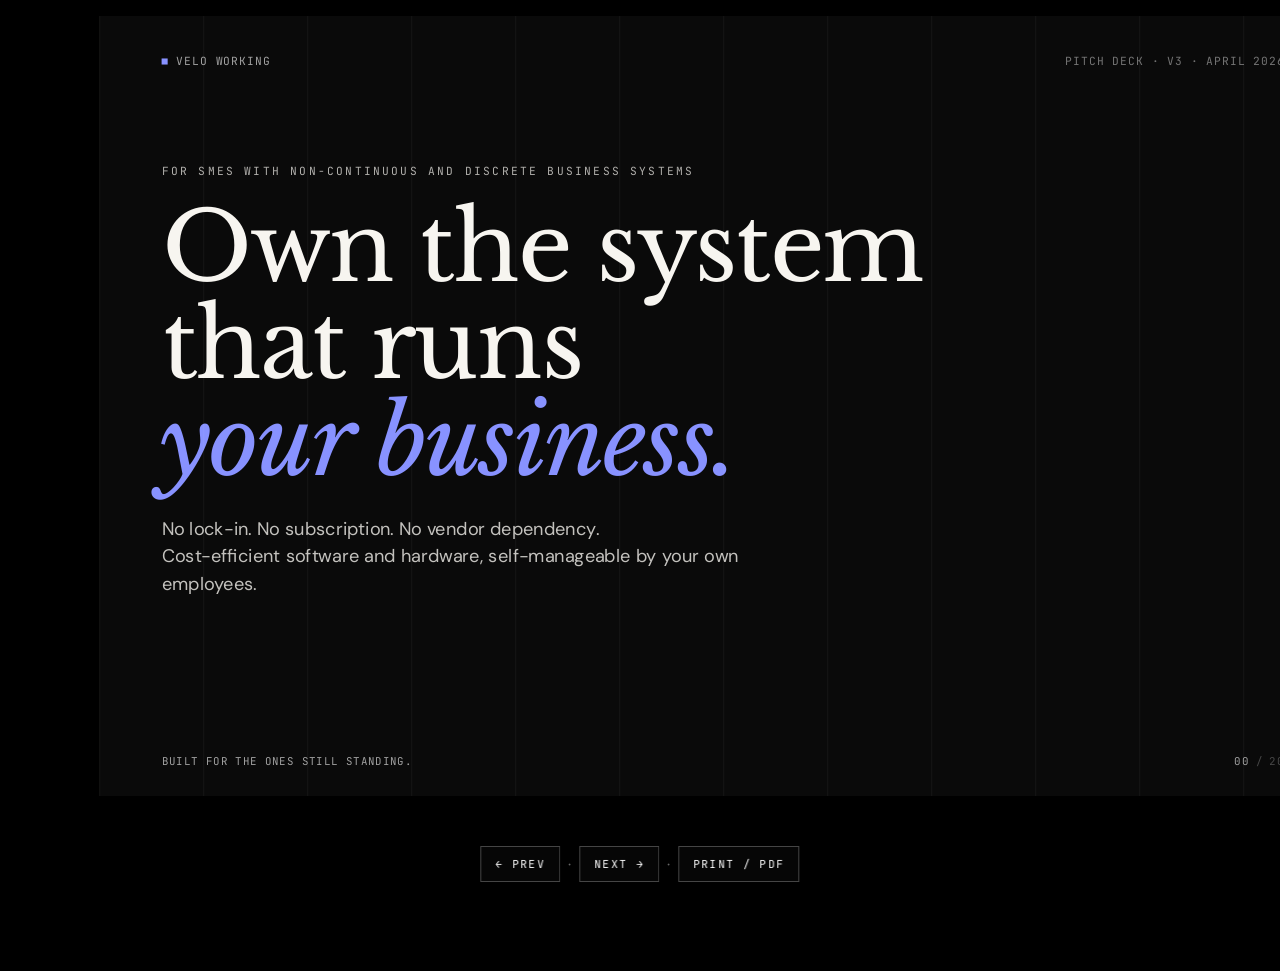
<file: Pitch Deck.html>
<!doctype html>
<html lang="en">
<head>
<meta charset="utf-8" />
<meta name="viewport" content="width=device-width, initial-scale=1" />
<title>Velo Working · Pitch Deck v3</title>
<link rel="preconnect" href="https://fonts.googleapis.com" />
<link rel="preconnect" href="https://fonts.gstatic.com" crossorigin />
<link href="https://fonts.googleapis.com/css2?family=Libre+Baskerville:ital,wght@0,400;0,700;1,400&family=DM+Sans:opsz,wght@9..40,300;9..40,400;9..40,500;9..40,600;9..40,700&family=JetBrains+Mono:wght@400;500;700&display=swap" rel="stylesheet" />
<style>
:root{
  --ink:#0A0A0A;
  --ink-2:#141414;
  --paper:#F7F5F0;
  --paper-soft:#EDEAE2;
  --paper-line:#D9D4C7;
  --blue:#1317E4;
  --blue-bright:#8892FF;
  --muted-dark:#a0a0a0;
  --muted-light:#5a554c;
  --serif:"Libre Baskerville", Georgia, serif;
  --sans:"DM Sans", ui-sans-serif, system-ui, sans-serif;
  --mono:"JetBrains Mono", ui-monospace, monospace;
}

*{box-sizing:border-box; margin:0; padding:0}
html,body{height:100%; width:100%}
body{
  font-family:var(--sans);
  background:#000;
  color:var(--ink);
  -webkit-font-smoothing:antialiased;
  -moz-osx-font-smoothing:grayscale;
  overflow-x:hidden;
  overflow-y:auto;
}

.deck-wrapper{
  min-height:100vh; width:100%;
  display:flex; align-items:flex-start; justify-content:center;
  background:#000;
  padding:16px 0;
}

.scale-wrap{
  position:relative;
  transform-origin:top center;
}
.stage{
  width:1440px;
  min-height:900px;
  position:relative;
  background:#000;
}

.slide{
  position:absolute; top:0; left:0;
  width:1440px; min-height:900px;
  display:flex; flex-direction:column;
  padding:44px 72px 32px;
  opacity:0; pointer-events:none;
  transition:opacity .45s ease;
}
.slide.is-active{opacity:1; pointer-events:auto; z-index:2; position:relative}

.bg-ink{background:var(--ink); color:var(--paper)}
.bg-paper{background:var(--paper); color:var(--ink)}
.bg-paper-soft{background:var(--paper-soft); color:var(--ink)}

.chrome{
  display:flex; justify-content:space-between; align-items:flex-start;
  font-family:var(--mono); font-size:13px; letter-spacing:.08em; text-transform:uppercase;
}
.chrome .brand{display:flex; align-items:center; gap:10px}
.chrome .brand .dot{width:7px; height:7px; display:inline-block}
.bg-ink .chrome .brand .dot{background:var(--blue-bright)}
.bg-paper .chrome .brand .dot, .bg-paper-soft .chrome .brand .dot{background:var(--blue)}
.chrome .act{opacity:.7}
.bg-ink .chrome{color:var(--muted-dark)}
.bg-paper .chrome, .bg-paper-soft .chrome{color:var(--muted-light)}

.footer{
  display:flex; justify-content:space-between; align-items:flex-end;
  font-family:var(--mono); font-size:12.5px; letter-spacing:.1em; text-transform:uppercase;
  margin-top:auto;
}
.bg-ink .footer{color:var(--muted-dark)}
.bg-paper .footer, .bg-paper-soft .footer{color:var(--muted-light)}
.footer .num{display:flex; gap:6px; align-items:center}
.bg-ink .footer .num em, .bg-ink .footer .num .hl{color:var(--blue-bright); font-style:normal}
.bg-paper .footer .num em, .bg-paper .footer .num .hl,
.bg-paper-soft .footer .num em, .bg-paper-soft .footer .num .hl{color:var(--blue); font-style:normal}

.hairline{height:1px; background:currentColor; opacity:.15; margin:18px 0 28px}
.hairline-blue{height:1px; width:64px; margin:28px 0 18px !important}
.bg-ink .hairline-blue{background:var(--blue-bright)}
.bg-paper .hairline-blue, .bg-paper-soft .hairline-blue{background:var(--blue)}

.eyebrow{
  font-family:var(--mono);
  font-size:13px; letter-spacing:.18em; text-transform:uppercase;
  margin-bottom:20px;
}
.bg-ink .eyebrow{color:var(--blue-bright)}
.bg-paper .eyebrow, .bg-paper-soft .eyebrow{color:var(--blue)}

.display{
  font-family:var(--serif);
  font-weight:400;
  line-height:1.02;
  letter-spacing:-.02em;
}
.display-xl{font-size:110px}
.display-lg{font-size:72px}
.display-md{font-size:44px}
.display-sm{font-size:30px}

.italic{font-style:italic}
.bg-ink .italic{color:var(--blue-bright)}
.bg-paper .italic, .bg-paper-soft .italic{color:var(--blue)}

.body{font-family:var(--sans); font-weight:400; line-height:1.55; font-size:18px}
.body-lg{font-family:var(--sans); font-weight:400; line-height:1.5; font-size:21px}
.body-sm{font-family:var(--sans); font-weight:400; line-height:1.55; font-size:16px}
.mono{font-family:var(--mono); letter-spacing:.04em}
.caps{text-transform:uppercase; letter-spacing:.14em; font-size:13.5px}

.row{display:flex; gap:32px}
.col{display:flex; flex-direction:column}
.grid-2{display:grid; grid-template-columns:1fr 1fr; gap:56px}
.grid-3{display:grid; grid-template-columns:repeat(3,1fr); gap:40px}
.grid-4{display:grid; grid-template-columns:repeat(4,1fr); gap:32px}
.stack-sm>*+*{margin-top:10px}
.stack-md>*+*{margin-top:20px}
.stack-lg>*+*{margin-top:32px}
.fill{flex:1}
.ml-auto{margin-left:auto}

.ring{
  width:42px; height:42px; border-radius:50%;
  border:1.5px solid currentColor;
  display:inline-flex; align-items:center; justify-content:center;
  font-family:var(--mono); font-size:14px; font-weight:500;
  flex-shrink:0;
}
.bg-ink .ring{border-color:var(--blue-bright); color:var(--blue-bright)}
.bg-paper .ring, .bg-paper-soft .ring{border-color:var(--blue); color:var(--blue)}

.hud{
  position:fixed; bottom:18px; left:50%; transform:translateX(-50%);
  display:flex; gap:8px; z-index:100;
}
.hud button{
  font-family:var(--mono); font-size:11px; letter-spacing:.12em; text-transform:uppercase;
  border:1px solid rgba(255,255,255,.25); background:rgba(10,10,10,.6); color:#fff;
  padding:10px 14px; cursor:pointer; backdrop-filter:blur(6px);
  transition:all .2s ease;
}
.hud button:hover{border-color:var(--blue-bright); color:var(--blue-bright)}
.hud .sep{opacity:.4; align-self:center; color:#fff}
.progress{
  position:fixed; top:0; left:0; height:2px; background:var(--blue-bright);
  z-index:30; width:0%; transition:width .35s ease;
}

.cover-grid-lines{
  position:absolute; inset:0; pointer-events:none; opacity:.05;
  background-image:linear-gradient(to right, currentColor 1px, transparent 1px);
  background-size:calc(100% / 12) 100%;
}

.stat-block{display:flex; flex-direction:column; gap:6px}
.stat-block .pct{
  font-family:var(--serif); font-weight:400;
  font-size:140px; line-height:.88; letter-spacing:-.03em;
}
.stat-block .pct sup{font-size:.5em; font-weight:400; vertical-align:top; margin-left:4px}
.bg-ink .stat-block .pct sup{color:var(--blue-bright)}
.bg-paper .stat-block .pct sup, .bg-paper-soft .stat-block .pct sup{color:var(--blue)}
.stat-block .label{font-family:var(--sans); font-size:16px; line-height:1.45; max-width:280px}
.stat-block .source{
  font-family:var(--mono); font-size:12px; opacity:.65; letter-spacing:.12em; text-transform:uppercase;
  margin-top:10px;
}

.stat-block.compact .pct{font-size:110px}
.stat-block.compact .label{font-size:15px; max-width:260px}

.pillar-row{
  display:grid; grid-template-columns:120px 1fr; gap:28px;
  padding:22px 0; border-top:1px solid currentColor;
}
.pillar-row:last-child{border-bottom:1px solid currentColor}
.bg-ink .pillar-row{border-color:rgba(247,245,240,.14)}
.bg-paper .pillar-row, .bg-paper-soft .pillar-row{border-color:var(--paper-line)}
.pillar-row .idx{font-family:var(--mono); font-size:13px; letter-spacing:.1em; padding-top:6px}
.bg-ink .pillar-row .idx{color:var(--blue-bright)}
.bg-paper .pillar-row .idx, .bg-paper-soft .pillar-row .idx{color:var(--blue)}
.pillar-row .body{max-width:62ch}
.pillar-row h4{font-family:var(--serif); font-size:26px; font-weight:400; letter-spacing:-.01em; margin-bottom:10px}

.cost-row{
  display:grid; grid-template-columns:auto 1fr auto; gap:28px;
  padding:10px 0;
  border-bottom:1px solid rgba(255,255,255,.12);
  align-items:center;
}
.bg-paper .cost-row, .bg-paper-soft .cost-row{border-color:var(--paper-line)}
.cost-row .role{font-family:var(--serif); font-style:italic; font-size:21px}
.cost-row .what{font-size:15.5px; opacity:.82; max-width:48ch; line-height:1.45}
.cost-row .hours{font-family:var(--serif); font-size:27px; letter-spacing:-.01em; white-space:nowrap}
.cost-row .hours span{font-style:italic; font-size:.68em; display:block; margin-top:1px}
.bg-ink .cost-row .hours span{color:var(--blue-bright)}
.bg-paper .cost-row .hours span, .bg-paper-soft .cost-row .hours span{color:var(--blue)}

/* ======== FLOW CHAIN ======== */
.flow-chain{
  display:grid;
  grid-template-columns: 1fr 36px 1fr 36px 1fr 36px 1fr;
  gap:0;
  align-items:stretch;
}
.flow-node{
  padding:22px 20px;
  border:1px solid var(--paper-line);
  background:#fff;
  display:flex; flex-direction:column; gap:10px;
  position:relative;
}
.flow-node::before{
  content:"";
  position:absolute;
  top:0; left:0;
  width:100%; height:3px;
  background:var(--blue);
  opacity:.85;
}
.flow-node .flow-idx{
  font-family:var(--mono); font-size:13px; letter-spacing:.14em; text-transform:uppercase;
  color:var(--blue);
}
.flow-node h5{
  font-family:var(--serif); font-size:22px; font-weight:400; line-height:1.15; letter-spacing:-.01em;
  margin-bottom:2px;
  min-height:2.3em;
}
.flow-node ul{list-style:none; margin-top:4px}
.flow-node ul li{
  font-size:14.5px; line-height:1.45; padding:5px 0; opacity:.88;
  border-top:1px solid var(--paper-line);
}
.flow-node ul li:first-child{border-top:none; padding-top:0}
.flow-node ul li::before{content:"— "; color:var(--blue); opacity:.7}
.flow-sep{
  align-self:center;
  display:flex; justify-content:center; align-items:center;
  font-family:var(--serif); font-style:italic;
  font-size:28px;
  color:var(--blue);
}
.flow-sep span{
  display:block;
  width:100%;
  text-align:center;
  letter-spacing:-0.04em;
}

.service-col{padding:22px; border:1px solid rgba(247,245,240,.16); display:flex; flex-direction:column; gap:12px; background:linear-gradient(180deg, rgba(255,255,255,.03), transparent)}
.bg-paper .service-col, .bg-paper-soft .service-col{border-color:var(--paper-line); background:linear-gradient(180deg, rgba(0,0,0,.02), transparent)}
.service-col .tag{font-family:var(--mono); font-size:13px; letter-spacing:.14em; text-transform:uppercase}
.bg-ink .service-col .tag{color:var(--blue-bright)}
.bg-paper .service-col .tag, .bg-paper-soft .service-col .tag{color:var(--blue)}
.service-col h3{font-family:var(--serif); font-size:24px; font-weight:400; line-height:1.1; letter-spacing:-.015em}
.service-col ul{list-style:none; margin-top:2px}
.service-col ul li{font-size:15.5px; padding:6px 0; border-bottom:1px solid rgba(255,255,255,.08); line-height:1.4}
.bg-paper .service-col ul li, .bg-paper-soft .service-col ul li{border-color:var(--paper-line)}
.service-col ul li:last-child{border-bottom:none}

.position-col{display:flex; flex-direction:column; gap:12px; padding-right:24px; position:relative}
.position-col:not(:last-child)::after{content:""; position:absolute; right:0; top:0; bottom:0; width:1px; background:currentColor; opacity:.16}
.position-col .big{font-family:var(--serif); font-size:54px; font-weight:400; line-height:1; letter-spacing:-.02em}
.bg-ink .position-col .big{color:var(--blue-bright)}
.bg-paper .position-col .big, .bg-paper-soft .position-col .big{color:var(--blue)}
.position-col h4{font-family:var(--serif); font-size:22px; font-weight:400; letter-spacing:-.01em; line-height:1.15}
.position-col p{font-size:15.5px; line-height:1.55; opacity:.86}

.position-col.dim p{opacity:.82}
.position-col.dim .sub{
  font-family:var(--mono); font-size:12.5px; letter-spacing:.12em; text-transform:uppercase;
  opacity:.6; margin-top:2px;
}

.case-grid{display:grid; grid-template-columns:200px 1fr 1fr; border-top:1px solid var(--paper-line)}
.bg-ink .case-grid{border-color:rgba(247,245,240,.16)}
.case-grid > div{padding:13px 20px; border-bottom:1px solid var(--paper-line)}
.bg-ink .case-grid > div{border-color:rgba(247,245,240,.16)}
.case-grid .metric{font-family:var(--mono); font-size:13px; letter-spacing:.1em; text-transform:uppercase; color:var(--muted-light); align-self:center}
.bg-ink .case-grid .metric{color:var(--muted-dark)}
.case-grid .before{font-family:var(--serif); font-style:italic; font-size:19px; opacity:.6}
.case-grid .after{font-family:var(--serif); font-size:21px}
.bg-ink .case-grid .after{color:var(--blue-bright)}
.bg-paper .case-grid .after, .bg-paper-soft .case-grid .after{color:var(--blue)}

.tier{padding:28px; border:1px solid var(--paper-line); display:flex; flex-direction:column; gap:14px; background:#fff}
.tier .label{font-family:var(--mono); font-size:13px; letter-spacing:.16em; text-transform:uppercase; color:var(--blue)}
.tier .price{font-family:var(--serif); font-size:46px; font-weight:400; line-height:1; letter-spacing:-.02em}
.tier .price small{font-size:.4em; opacity:.55; margin-left:4px}
.tier h3{font-family:var(--serif); font-size:21px; font-weight:400; line-height:1.2}
.tier ul{list-style:none}
.tier ul li{font-size:15.5px; padding:6px 0; border-bottom:1px solid var(--paper-line); line-height:1.4}
.tier ul li:last-child{border-bottom:none}
.tier ul li::before{content:"— "; color:var(--blue)}

.mechanism-grid{display:grid; grid-template-columns:repeat(3,1fr); gap:0; border:1px solid rgba(247,245,240,.16)}
.mech-col{padding:22px; border-right:1px solid rgba(247,245,240,.16)}
.mech-col:last-child{border-right:none}
.mech-col .tag{font-family:var(--mono); font-size:13px; letter-spacing:.14em; text-transform:uppercase; color:var(--blue-bright); margin-bottom:10px}
.mech-col h3{font-family:var(--serif); font-size:36px; font-weight:400; line-height:1; letter-spacing:-.02em; margin-bottom:12px}
.mech-col .section{margin-top:12px}
.mech-col .section .heading{font-family:var(--mono); font-size:12.5px; letter-spacing:.12em; text-transform:uppercase; opacity:.7; margin-bottom:5px}
.mech-col .section p{font-size:15.5px; line-height:1.5; opacity:.92}

.cta-btn{
  align-self:flex-start;
  display:inline-flex; align-items:center; gap:14px;
  padding:20px 32px;
  background:var(--blue); color:#fff;
  font-family:var(--mono); font-size:14px; letter-spacing:.14em; text-transform:uppercase;
  border:none; cursor:pointer; text-decoration:none;
  transition:transform .15s ease;
}
.cta-btn:hover{transform:translateX(4px)}
.cta-btn .arrow{font-family:var(--serif); font-style:normal; font-size:20px}

.cta-contact{
  display:grid; grid-template-columns:1fr 1fr 1fr; gap:32px;
  padding-top:28px; border-top:1px solid var(--paper-line);
  margin-top:32px;
}
.cta-contact .item{display:flex; flex-direction:column; gap:4px}
.cta-contact .item .k{font-family:var(--mono); font-size:12.5px; letter-spacing:.14em; text-transform:uppercase; color:var(--muted-light)}
.cta-contact .item .v{font-family:var(--serif); font-size:20px; letter-spacing:-.01em}

.pullquote{
  font-family:var(--serif); font-style:italic; font-size:34px;
  line-height:1.2; letter-spacing:-.01em;
  max-width:22ch;
}
.bg-ink .pullquote{color:var(--blue-bright)}
.bg-paper .pullquote, .bg-paper-soft .pullquote{color:var(--blue)}

.box-bordered-dark{padding:20px 24px; border:1px solid rgba(247,245,240,.16)}
.box-bordered-light{padding:20px 24px; border:1px solid var(--paper-line); background:#fff}
.box-accent-dark{padding:20px 24px; border:1px solid var(--blue-bright); background:rgba(136,146,255,.1)}
.box-accent-light{padding:20px 28px; border-left:3px solid var(--blue); background:rgba(19,23,228,.05)}

.mega-quote{
  font-family:var(--serif);
  font-style:italic;
  font-weight:400;
  font-size:130px;
  line-height:.98;
  letter-spacing:-.03em;
  color:var(--blue-bright);
}
.mega-quote .mark{
  font-style:normal;
  opacity:.4;
}

.sources-strip{
  display:flex; gap:28px; flex-wrap:wrap;
  padding-top:16px; margin-top:8px;
  border-top:1px solid currentColor;
  font-family:var(--mono); font-size:11.5px; letter-spacing:.12em; text-transform:uppercase;
  opacity:.6;
}
.bg-ink .sources-strip{border-color:rgba(247,245,240,.14)}
.bg-paper .sources-strip, .bg-paper-soft .sources-strip{border-color:var(--paper-line)}

/* ======== SLIDE 12 · THE QUESTION ======== */
.q-setup{
  max-width:72ch;
  margin-bottom:40px;
}
.q-setup p{
  font-family:var(--serif);
  font-style:italic;
  font-size:23px;
  line-height:1.45;
  opacity:.72;
}
.q-mega{
  font-family:var(--serif);
  font-style:italic;
  font-weight:400;
  font-size:118px;
  line-height:1;
  letter-spacing:-.025em;
  color:var(--blue-bright);
  margin-bottom:42px;
  max-width:24ch;
}
.q-mark{
  font-style:normal;
  opacity:.35;
  margin:0 4px;
}
.q-meaning{
  display:grid;
  grid-template-columns:auto 1fr;
  gap:36px;
  max-width:92ch;
  padding-top:24px;
  border-top:1px solid rgba(247,245,240,.14);
  align-items:start;
}
.q-meaning .q-label{
  font-family:var(--mono);
  font-size:12.5px; letter-spacing:.16em; text-transform:uppercase;
  color:var(--muted-dark);
  padding-top:6px;
  white-space:nowrap;
}
.q-meaning .q-real{
  font-family:var(--serif);
  font-style:italic;
  font-size:30px;
  line-height:1.3;
  letter-spacing:-.01em;
  color:var(--paper);
}

/* ======== SLIDE 13 · Q&A GRID ======== */
.qa-stack{
  display:flex; flex-direction:column;
  border-top:1px solid var(--paper-line);
}
.qa-row{
  display:grid;
  grid-template-columns: 50px 1fr 1fr;
  gap:32px;
  padding:20px 0;
  border-bottom:1px solid var(--paper-line);
  align-items:start;
}
.qa-row .num{
  font-family:var(--mono);
  font-size:12.5px;
  letter-spacing:.16em;
  color:var(--blue);
  padding-top:10px;
}
.qa-row .q{
  font-family:var(--serif);
  font-style:italic;
  font-size:23px;
  line-height:1.3;
  letter-spacing:-.005em;
  opacity:.64;
  padding-top:4px;
}
.qa-row .a{
  font-family:var(--serif);
  font-size:23px;
  line-height:1.3;
  letter-spacing:-.005em;
  color:var(--ink);
  padding-top:4px;
  padding-left:28px;
  border-left:1px solid var(--paper-line);
}
.qa-row .a em{
  font-style:normal;
  color:var(--blue);
}

@media print{
  @page{size:1440px 900px; margin:0}
  body{overflow:visible; background:#fff}
  .deck-wrapper{position:static; background:#fff; display:block}
  .stage{transform:none !important; width:1440px; height:auto}
  .slide{
    position:relative; opacity:1; pointer-events:auto;
    page-break-after:always; break-after:page;
    width:1440px; height:900px;
  }
  .slide:last-child{page-break-after:auto}
  .hud, .progress{display:none}
}
</style>
</head>
<body>

<div class="progress" id="progress"></div>

<div class="deck-wrapper">
<div class="scale-wrap" id="scaleWrap">
<div class="stage" id="stage">

<!-- 00 COVER -->
<section class="slide bg-ink is-active" data-act="Cover">
  <div class="cover-grid-lines" style="color:var(--paper)"></div>
  <div class="chrome">
    <div class="brand"><span class="dot"></span><span>Velo Working</span></div>
    <div class="act">Pitch Deck · v3 · April 2026</div>
  </div>

  <div style="margin-top:110px">
    <div class="mono" style="font-size:13px; letter-spacing:.2em; opacity:.7; text-transform:uppercase; margin-bottom:24px">For SMEs with non-continuous and discrete business systems</div>
    <h1 class="display display-xl" style="max-width:16ch">Own the system<br/>that runs<br/><span class="italic">your business.</span></h1>
  </div>
  <p class="body-lg" style="max-width:54ch; opacity:.78; margin-top:28px">
    No lock-in. No subscription. No vendor dependency.<br/>
    Cost-efficient software and hardware, self-manageable by your own employees.
  </p>

  <div class="footer">
    <div class="mono">Built for the ones still standing.</div>
    <div class="num"><span>00</span> <span style="opacity:.4">/</span> <span style="opacity:.4">20</span></div>
  </div>
</section>

<!-- 01 ABOUT US -->
<section class="slide bg-paper-soft" data-act="About · Positioning">
  <div class="chrome">
    <div class="brand"><span class="dot"></span><span>Velo Working</span></div>
    <div class="act">About · 01</div>
  </div>

  <div class="hairline-blue"></div>
  <div class="eyebrow">About Us</div>

  <p class="display display-md" style="font-weight:400; line-height:1.25; letter-spacing:-.01em; max-width:46ch; margin-bottom:28px">
    <strong style="font-weight:700">Velo Working helps SMEs with non-continuous and discrete business systems</strong> — providing a full solution in automating and digitising their operations, by setting up <strong style="font-weight:700">no-code-based software and hardware</strong> that is <strong style="font-weight:700">cost-efficient</strong> and <strong style="font-weight:700">self-manageable by their own employees</strong>.
  </p>

  <div class="grid-2" style="gap:48px; margin-top:auto; align-items:start">
    <div>
      <div class="mono caps" style="color:var(--blue); margin-bottom:14px">The result — in the owner's own words</div>
      <div class="stack-sm">
        <p class="body-lg" style="font-family:var(--serif); font-style:italic; line-height:1.35">Stops finding out problems after the damage is done.</p>
        <p class="body-lg" style="font-family:var(--serif); font-style:italic; line-height:1.35">Stops guessing if the numbers are real.</p>
        <p class="body-lg" style="font-family:var(--serif); font-style:italic; line-height:1.35">Stops losing everything every time someone walks out the door.</p>
      </div>
    </div>
    <div class="box-accent-light">
      <p class="body-lg" style="font-family:var(--serif); font-style:italic; color:var(--blue); line-height:1.3">
        We sell the labour. You own everything else — the software, the data, the server, the workflows.
      </p>
    </div>
  </div>

  <div class="footer" style="margin-top:28px">
    <div class="mono">One sentence. The whole positioning.</div>
    <div class="num"><span class="hl">01</span> <span style="opacity:.4">/</span> <span style="opacity:.4">20</span></div>
  </div>
</section>

<!-- 02 SMEs ARE THE ECONOMY -->
<section class="slide bg-paper" data-act="Act 1 · Ordinary World">
  <div class="chrome">
    <div class="brand"><span class="dot"></span><span>Velo Working</span></div>
    <div class="act">Act 1 · Ordinary World · 02</div>
  </div>

  <div class="hairline-blue"></div>
  <div class="eyebrow">The ground beneath the economy</div>
  <h2 class="display display-lg" style="max-width:22ch; margin-bottom:48px">
    SMEs aren't a footnote<br/>to the economy.<br/>
    <span class="italic">They are the economy.</span>
  </h2>

  <div class="grid-4" style="margin-top:auto">
    <div class="stat-block">
      <div class="pct">99<sup>%</sup></div>
      <div class="label">of all enterprises in Singapore are SMEs.</div>
      <div class="source">Enterprise Singapore</div>
    </div>
    <div class="stat-block">
      <div class="pct">70<sup>%</sup></div>
      <div class="label">of Singapore's workforce is employed by SMEs.</div>
      <div class="source">MTI 2025</div>
    </div>
    <div class="stat-block">
      <div class="pct">97<sup>%</sup></div>
      <div class="label">of all enterprises in Malaysia are SMEs.</div>
      <div class="source">SME Corp Malaysia</div>
    </div>
    <div class="stat-block">
      <div class="pct">~48<sup>%</sup></div>
      <div class="label">combined GDP contribution across Singapore and Malaysia.</div>
      <div class="source">MTI / BNM 2025</div>
    </div>
  </div>

  <div class="footer" style="margin-top:32px">
    <div class="mono">Precision machinists. Second-gen traders. Stamping shops. The engine of the economy.</div>
    <div class="num"><span class="hl">02</span> <span style="opacity:.4">/</span> <span style="opacity:.4">20</span></div>
  </div>
</section>

<!-- 03 WHY DIGITALISATION RARELY STICKS -->
<section class="slide bg-ink" data-act="Act 1 · The Paradox">
  <div class="chrome">
    <div class="brand"><span class="dot"></span><span>Velo Working</span></div>
    <div class="act">Act 1 · The Paradox · 03</div>
  </div>

  <div class="hairline-blue"></div>
  <div class="eyebrow">Research · Why digitalisation rarely sticks</div>

  <h2 class="display display-lg" style="max-width:22ch; margin-bottom:48px">
    They want it.<br/>
    <span class="italic">Very few make it stick.</span>
  </h2>

  <div class="grid-4" style="margin-top:auto">
    <div class="stat-block compact">
      <div class="pct">83<sup>%</sup></div>
      <div class="label">of SMEs in Singapore have a digital transformation strategy in place.</div>
      <div class="source">ASME · SME Digital Study</div>
    </div>
    <div class="stat-block compact">
      <div class="pct">~40<sup>%</sup></div>
      <div class="label">of those SMEs consider their digital efforts a success.</div>
      <div class="source">ASME · SME Digital Study</div>
    </div>
    <div class="stat-block compact">
      <div class="pct">70<sup>–</sup><span style="font-size:.68em">85%</span></div>
      <div class="label">of ERP projects fail on cost, schedule, or fit with the actual business.</div>
      <div class="source">Peer-reviewed ERP research</div>
    </div>
    <div class="stat-block compact">
      <div class="pct">58<sup>%</sup></div>
      <div class="label">of SG businesses cite high cost of technology adoption as the primary barrier.</div>
      <div class="source">SBF Business Survey 2025</div>
    </div>
  </div>

  <div class="box-accent-dark" style="margin-top:36px; max-width:100ch">
    <p class="body-lg" style="font-family:var(--serif); font-style:italic; color:var(--blue-bright); line-height:1.3">
      The intent is there. The outcome rarely is. Between the strategy deck and the shop floor — something breaks.
    </p>
  </div>

  <div class="footer" style="margin-top:auto">
    <div class="mono">Strategy on paper. No execution on the ground.</div>
    <div class="num"><span class="hl">03</span> <span style="opacity:.4">/</span> <span style="opacity:.4">20</span></div>
  </div>
</section>

<!-- 04 WHY BIG PLAYERS CAN'T SERVE THIS MARKET -->
<section class="slide bg-paper-soft" data-act="Act 1 · The Unserved Market">
  <div class="chrome">
    <div class="brand"><span class="dot"></span><span>Velo Working</span></div>
    <div class="act">Act 1 · The Unserved Market · 04</div>
  </div>

  <div class="hairline-blue"></div>
  <div class="eyebrow">The market gap</div>

  <h2 class="display display-lg" style="max-width:26ch; margin-bottom:24px">
    Hundreds of thousands of SMEs.<br/>
    <span class="italic">The biggest players still can't fit.</span>
  </h2>

  <p class="body-lg" style="max-width:86ch; opacity:.82; margin-bottom:40px">
    The large ERP platforms, the Tier-1 consultancies, the global implementation partners — all focus elsewhere. Not because they don't see the SME market. Because their structure cannot serve it profitably.
  </p>

  <div class="grid-3" style="gap:44px; margin-top:auto">
    <div class="position-col dim">
      <div class="big">01</div>
      <h4>Price floor.</h4>
      <p>Enterprise consultants charge S$200–550 per hour. Professional services typically run 100–200% of annual software licence fees. A 30-person SME cannot absorb a six-figure bill — and a Tier-1 vendor cannot profitably quote below its own fixed cost base.</p>
      <div class="sub">Industry rates · Panorama Consulting</div>
    </div>
    <div class="position-col dim">
      <div class="big">02</div>
      <h4>Product built for someone else.</h4>
      <p>Modules are built around idealised enterprise workflows: standardised inputs, clean master data, uniform roles. SME operations are messier — varied processes, tribal knowledge, non-standard work. The system does not bend. The SME is told to. Most can't afford to.</p>
      <div class="sub">ERP-in-SME literature · MDPI 2021, 2016</div>
    </div>
    <div class="position-col dim">
      <div class="big">03</div>
      <h4>Incentive misalignment.</h4>
      <p>Vendor revenue is licence + hosting + annual maintenance — paid whether the client sees value or not. "Finishing" is not the goal. Dependency is the business model. A client who finishes and self-manages is a customer lost.</p>
      <div class="sub">Observed across ERP disasters · CIO</div>
    </div>
  </div>

  <div class="box-accent-light" style="margin-top:32px; max-width:100ch">
    <p class="body-lg" style="font-family:var(--serif); font-style:italic">
      The biggest opportunity in the SG–MY digital economy is also the one the biggest players <span style="color:var(--blue)">have the hardest time capturing.</span>
    </p>
  </div>

  <div class="sources-strip">
    <span>Sources:</span>
    <span>SBF National Business Survey 2025</span>
    <span>IMDA Digital Acceleration Index 2023–24</span>
    <span>Panorama Consulting · Software Path ERP industry data</span>
    <span>MDPI ERP-in-SME research</span>
  </div>

  <div class="footer" style="margin-top:20px">
    <div class="mono">Big reach. Wrong structure. Wrong price. Wrong incentive.</div>
    <div class="num"><span class="hl">04</span> <span style="opacity:.4">/</span> <span style="opacity:.4">20</span></div>
  </div>
</section>

<!-- 05 WHY WE CAN CLOSE THE GAP -->
<section class="slide bg-paper" data-act="Act 1 · Our Structural Fit">
  <div class="chrome">
    <div class="brand"><span class="dot"></span><span>Velo Working</span></div>
    <div class="act">Act 1 · Our Structural Fit · 05</div>
  </div>

  <div class="hairline-blue"></div>
  <div class="eyebrow">Why we fit — structurally</div>

  <h2 class="display display-lg" style="max-width:24ch; margin-bottom:24px">
    Three advantages.<br/>
    <span class="italic">Not strategy. Structure.</span>
  </h2>

  <p class="body-lg" style="max-width:86ch; opacity:.82; margin-bottom:40px">
    We don't serve the SME market because we decided it was underserved. We serve it because our entire company is built to — and we would be unprofitable trying to do anything else.
  </p>

  <div class="grid-3" style="gap:44px; margin-top:auto">
    <div class="position-col">
      <div class="big">01</div>
      <h4>Lean cost base.</h4>
      <p>No licence revenue to protect. No office-tower overhead to fund. Specialist engineers sourced globally, where cost-to-capability is strongest. The advantage is passed through to the client — not pocketed as margin. Our S$8,000 fixed scope is not a discount. It is our natural price.</p>
    </div>
    <div class="position-col">
      <div class="big">02</div>
      <h4>Engineering fit.</h4>
      <p>We are engineers. Not IT consultants. Not business graduates with a factory manual. We have wired panels, debugged production lines, walked shop floors at 2am. When we configure an inventory module, we know where the physical bins sit. The system bends to your operation — not the other way around.</p>
    </div>
    <div class="position-col">
      <div class="big">03</div>
      <h4>Aligned incentive.</h4>
      <p>We earn from work delivered. No licence markups, no platform commissions, no annual maintenance contracts. When the work is done, we leave. You own the software, the server, the data, the workflows. That alignment is why SMEs finally trust us to actually finish.</p>
    </div>
  </div>

  <div class="box-accent-light" style="margin-top:32px; max-width:100ch">
    <p class="body-lg" style="font-family:var(--serif); font-style:italic">
      先为不可胜,以待敌之可胜 <span style="opacity:.6">—</span> <span style="color:var(--blue)">First make yourself unbeatable in structure. Then wait.</span>
    </p>
  </div>

  <div class="footer" style="margin-top:auto">
    <div class="mono">Specialist doctor. Not salesman. Built to serve — at a price that works.</div>
    <div class="num"><span class="hl">05</span> <span style="opacity:.4">/</span> <span style="opacity:.4">20</span></div>
  </div>
</section>

<!-- 06 PROBLEM 1 -->
<section class="slide bg-ink" data-act="Act 1 · Call to Adventure">
  <div class="chrome">
    <div class="brand"><span class="dot"></span><span>Velo Working</span></div>
    <div class="act">Act 1 · The Problem · 06</div>
  </div>

  <div class="hairline-blue"></div>
  <div class="eyebrow">Problem 01 of 03</div>
  <h2 class="display display-lg" style="max-width:20ch; margin-bottom:40px">
    You can't uphold<br/>your own <span class="italic">data, knowledge, and history.</span>
  </h2>

  <div class="col" style="gap:0">
    <div class="pillar-row">
      <div class="idx">01 — Can't learn</div>
      <div>
        <h4>The same problem keeps repeating.</h4>
        <p class="body">
          Improvement meetings run on bias and loudest voice. Supplier lead times drift for months before anyone notices. Growth stalls at the founder's bandwidth, because every lesson has to pass through the founder's memory.
        </p>
      </div>
    </div>
    <div class="pillar-row">
      <div class="idx">02 — People leave</div>
      <div>
        <h4>Heavy penalty every time a key person resigns — or is just unavailable.</h4>
        <p class="body">
          Retention cost spirals. You pay above market to keep the one person who knows how things work. A single resignation stalls entire workflows. Project risk is one bad Monday away.
        </p>
      </div>
    </div>
    <div class="pillar-row">
      <div class="idx">03 — New hires can't catch up</div>
      <div>
        <h4>Onboarding takes months of tribal knowledge transfer. Most leave before becoming productive.</h4>
        <p class="body">
          You end up hiring above market rate just to attract people willing to absorb the chaos — effectively training talent that competitors will later poach.
        </p>
      </div>
    </div>
  </div>

  <div class="footer" style="margin-top:auto">
    <div class="mono">Knowledge that lives in one head is knowledge the company doesn't own.</div>
    <div class="num"><span class="hl">06</span> <span style="opacity:.4">/</span> <span style="opacity:.4">20</span></div>
  </div>
</section>

<!-- 07 PROBLEM 2 -->
<section class="slide bg-paper-soft" data-act="Act 1 · Call to Adventure">
  <div class="chrome">
    <div class="brand"><span class="dot"></span><span>Velo Working</span></div>
    <div class="act">Act 1 · The Problem · 07</div>
  </div>

  <div class="hairline-blue"></div>
  <div class="eyebrow">Problem 02 of 03</div>

  <div class="grid-2" style="gap:64px; align-items:start">
    <div>
      <h2 class="display display-lg" style="max-width:14ch; margin-bottom:24px">
        You're paying<br/>salary for <span class="italic">duplicate work</span>— and you don't track the cost.
      </h2>
      <p class="body-lg" style="max-width:42ch; opacity:.82">
        Staff spend their days transferring information from hardcopy to softcopy, from softcopy to another softcopy, from email to spreadsheet, from spreadsheet to WhatsApp. Zero new information is created.
      </p>
    </div>

    <div style="padding-top:8px">
      <div class="mono caps" style="color:var(--blue); margin-bottom:12px">The hidden salary bill</div>
      <div class="cost-row">
        <div class="role">Purchasing clerk</div>
        <div class="what">Re-types supplier quotations from email PDFs into an Excel tracker.</div>
        <div class="hours">22 hrs<span>/month</span></div>
      </div>
      <div class="cost-row">
        <div class="role">Production supervisor</div>
        <div class="what">Copies paper traveller job numbers into a daily WhatsApp report.</div>
        <div class="hours">5.5 hrs<span>/month</span></div>
      </div>
      <div class="cost-row">
        <div class="role">Accounts admin</div>
        <div class="what">Copies delivery order numbers from hardcopy binders into accounting software.</div>
        <div class="hours">8 hrs<span>/month</span></div>
      </div>
      <div class="cost-row">
        <div class="role">QC inspector</div>
        <div class="what">Logs rejection data on paper, re-enters into quarterly summaries.</div>
        <div class="hours">16 hrs<span>/qtr</span></div>
      </div>

      <div class="box-accent-light" style="margin-top:20px">
        <p class="body-lg" style="font-family:var(--serif); font-style:italic">
          A 30-person SME typically loses <span style="color:var(--blue)">1–1.5 full-time headcount</span> to this work. Every month. Paid for activity that creates no new value.
        </p>
      </div>
    </div>
  </div>

  <div class="footer" style="margin-top:auto">
    <div class="mono">Delay. Error. Rework. And nobody tracks the bill.</div>
    <div class="num"><span class="hl">07</span> <span style="opacity:.4">/</span> <span style="opacity:.4">20</span></div>
  </div>
</section>

<!-- 08 PROBLEM 3 -->
<section class="slide bg-ink" data-act="Act 1 · Call to Adventure">
  <div class="chrome">
    <div class="brand"><span class="dot"></span><span>Velo Working</span></div>
    <div class="act">Act 1 · The Problem · 08</div>
  </div>

  <div class="hairline-blue"></div>
  <div class="eyebrow">Problem 03 of 03</div>

  <div class="grid-2" style="gap:64px; align-items:center">
    <div>
      <h2 class="display display-lg" style="max-width:14ch; margin-bottom:24px">
        When the data<br/>going in is <span class="italic">unreliable</span>—<br/>everything built on top is unreliable.
      </h2>
      <p class="body-lg" style="max-width:44ch; opacity:.82">
        Inconsistent inputs become inconsistent reports. Inconsistent reports become wrong decisions. Wrong decisions become losses you only discover after the damage is done.
      </p>
    </div>

    <div class="stack-md">
      <div class="box-bordered-dark">
        <div class="mono caps" style="color:var(--blue-bright); margin-bottom:8px">01 · Wasted manpower</div>
        <div class="body">Hours per week correcting, reviewing, reconciling — effectively a full-time role cleaning what should have been right at source.</div>
      </div>
      <div class="box-bordered-dark">
        <div class="mono caps" style="color:var(--blue-bright); margin-bottom:8px">02 · Wrong decisions</div>
        <div class="body">Buying extra stock "just in case." Investing in the wrong equipment. Hiring headcount because workload reports are wrong.</div>
      </div>
      <div class="box-bordered-dark">
        <div class="mono caps" style="color:var(--blue-bright); margin-bottom:8px">03 · No deep analysis</div>
        <div class="body">Trend analysis, margin analysis, customer profitability — impossible to run on unreliable data.</div>
      </div>
      <div class="box-accent-dark">
        <div class="mono caps" style="color:var(--blue-bright); margin-bottom:8px">04 · AI remains out of reach</div>
        <div class="body">AI forecasting, vision QC, predictive maintenance — all require clean structured data. Messy data = no AI = watching competitors compound every year.</div>
      </div>
    </div>
  </div>

  <div class="footer" style="margin-top:auto">
    <div class="mono">The AI era is here. The question is whether your data is ready for it.</div>
    <div class="num"><span class="hl">08</span> <span style="opacity:.4">/</span> <span style="opacity:.4">20</span></div>
  </div>
</section>

<!-- 09 COMPOUND DAMAGE CHAIN -->
<section class="slide bg-paper" data-act="Act 1 · Refusal of the Call">
  <div class="chrome">
    <div class="brand"><span class="dot"></span><span>Velo Working</span></div>
    <div class="act">Act 1 · The Compound Damage · 09</div>
  </div>

  <div class="hairline-blue"></div>
  <div class="eyebrow">What standing still actually costs</div>

  <h2 class="display display-lg" style="max-width:26ch; margin-bottom:44px">
    Not four separate problems.<br/>
    <span class="italic">One chain.</span> Each link forges the next.
  </h2>

  <div class="flow-chain">
    <div class="flow-node">
      <div class="flow-idx">Link 01</div>
      <h5>Poor operating efficiency</h5>
      <ul>
        <li>Output per employee drops</li>
        <li>Work duplicated and re-done daily</li>
        <li>Friction compounds in every workflow</li>
      </ul>
    </div>
    <div class="flow-sep"><span>→</span></div>
    <div class="flow-node">
      <div class="flow-idx">Link 02</div>
      <h5>High burnout &amp; turnover</h5>
      <ul>
        <li>Younger staff refuse low-value rework</li>
        <li>Job satisfaction collapses under chaos</li>
        <li>Career anxiety drives good people out</li>
      </ul>
    </div>
    <div class="flow-sep"><span>→</span></div>
    <div class="flow-node">
      <div class="flow-idx">Link 03</div>
      <h5>Poor expense efficiency</h5>
      <ul>
        <li>Inventory can't be kept lean — cash trapped</li>
        <li>Purchasing reactive, no leverage</li>
        <li>Forecasting breaks down both sides</li>
      </ul>
    </div>
    <div class="flow-sep"><span>→</span></div>
    <div class="flow-node">
      <div class="flow-idx">Link 04</div>
      <h5>Losing competitiveness</h5>
      <ul>
        <li>Higher cost base loses bids on price</li>
        <li>Slow responses damage customer experience</li>
        <li>Thin margin leaves nothing to reinvest</li>
      </ul>
    </div>
  </div>

  <div class="box-accent-light" style="margin-top:40px; max-width:96ch">
    <p class="body-lg" style="font-family:var(--serif); font-style:italic; color:var(--blue)">
      The chain runs one way. Break it at Link 01 — operating efficiency — and the rest of the chain never forms.
    </p>
  </div>

  <div class="footer" style="margin-top:auto">
    <div class="mono">Four cascading damages. One starting point. One lever that breaks the whole chain.</div>
    <div class="num"><span class="hl">09</span> <span style="opacity:.4">/</span> <span style="opacity:.4">20</span></div>
  </div>
</section>

<!-- 10 EXPENSIVE SENTENCE -->
<section class="slide bg-ink" data-act="Act 1 · The Mindset Tax">
  <div class="chrome">
    <div class="brand"><span class="dot"></span><span>Velo Working</span></div>
    <div class="act">Act 1 · The Mindset Tax · 10</div>
  </div>

  <div class="hairline-blue"></div>
  <div class="eyebrow">The most expensive sentence in the language</div>

  <div class="grid-2" style="gap:72px; align-items:center; margin-top:24px">
    <div>
      <p class="mega-quote">
        <span class="mark">"</span>We've<br/>always<br/>run it<br/>this way.<span class="mark">"</span>
      </p>
    </div>
    <div class="stack-md">
      <p class="body-lg" style="font-family:var(--serif); font-style:italic; color:var(--blue-bright); font-size:28px; line-height:1.3; max-width:24ch">
        Not a warning. An invoice — already accumulating, quietly, every month.
      </p>
      <p class="body-lg" style="max-width:46ch; opacity:.88">
        Every SME owner says this at least once. And the longer it's said, the more the cost compounds. The bill doesn't arrive in a letter — it shows up as a lost bid, a resigned foreman, an inventory count that no longer matches reality.
      </p>
      <p class="body-lg" style="max-width:46ch; opacity:.88">
        This is not a question of technology. It is a question of whether the business continues to run on one person's memory — or on a system the company actually owns.
      </p>

      <div class="box-bordered-dark" style="margin-top:8px">
        <div class="mono caps" style="color:var(--blue-bright); margin-bottom:10px">Sources referenced</div>
        <div class="body" style="opacity:.85; line-height:1.55">
          SBF National Business Survey 2025 · EDB / MAS 2026 · SME Development Survey
        </div>
      </div>
    </div>
  </div>

  <div class="footer" style="margin-top:auto">
    <div class="mono">Inertia has a monthly price tag — and you're already paying it.</div>
    <div class="num"><span class="hl">10</span> <span style="opacity:.4">/</span> <span style="opacity:.4">20</span></div>
  </div>
</section>

<!-- 11 MEETING THE MENTOR -->
<section class="slide bg-ink" data-act="Act 2 · Meeting the Mentor">
  <div class="chrome">
    <div class="brand"><span class="dot"></span><span>Velo Working</span></div>
    <div class="act">Act 2 · Meeting the Mentor · 11</div>
  </div>

  <div class="hairline-blue"></div>
  <div class="eyebrow">Who we are</div>

  <div class="grid-2" style="gap:80px; align-items:start; margin-top:20px">
    <div>
      <h2 class="display display-lg" style="max-width:14ch">
        We don't sell<br/>software.<br/>
        <span class="italic">We help SMEs<br/>own the system<br/>that runs their<br/>business.</span>
      </h2>
    </div>
    <div class="stack-lg" style="padding-top:12px">
      <div class="row" style="gap:18px; align-items:flex-start">
        <div class="ring">01</div>
        <div>
          <h4 class="display display-sm" style="margin-bottom:6px">Engineers only.</h4>
          <p class="body" style="opacity:.88; max-width:46ch">Not IT consultants reading a factory manual. Engineers who have wired control panels, pulled wire harnesses, walked production floors, debugged lines at 2am.</p>
        </div>
      </div>
      <div class="row" style="gap:18px; align-items:flex-start">
        <div class="ring">02</div>
        <div>
          <h4 class="display display-sm" style="margin-bottom:6px">Zero conflict of interest.</h4>
          <p class="body" style="opacity:.88; max-width:46ch">We don't earn from software licences. We don't mark up hosting. We don't take platform commissions. We earn from work delivered. Nothing else.</p>
        </div>
      </div>
      <div class="row" style="gap:18px; align-items:flex-start">
        <div class="ring">03</div>
        <div>
          <h4 class="display display-sm" style="margin-bottom:6px">You own everything.</h4>
          <p class="body" style="opacity:.88; max-width:46ch">Your software. Your server. Your data. Your workflows. When our work is done, you don't need us. That is the point.</p>
        </div>
      </div>
    </div>
  </div>

  <div class="footer" style="margin-top:auto">
    <div class="mono">Specialist doctor. Not salesman.</div>
    <div class="num"><span class="hl">11</span> <span style="opacity:.4">/</span> <span style="opacity:.4">20</span></div>
  </div>
</section>

<!-- =================================================================
     12 NEW · THE QUESTION (story-opener)
     ================================================================= -->
<section class="slide bg-ink" data-act="Act 2 · What They Really Ask">
  <div class="chrome">
    <div class="brand"><span class="dot"></span><span>Velo Working</span></div>
    <div class="act">Act 2 · What They Really Ask · 12</div>
  </div>

  <div class="hairline-blue"></div>
  <div class="eyebrow">A moment every SME owner has with us</div>

  <div class="q-setup">
    <p>
      Every SME owner asks us the same question. Eventually. Usually not in the first meeting — and not on a slide. It comes later, when the deck is closed and we're being walked to the door. Voice lowered. Almost casual. Like it's a secret they've been carrying for two years.
    </p>
  </div>

  <div class="q-mega">
    <span class="q-mark">"</span>What happens<br/>when you leave?<span class="q-mark">"</span>
  </div>

  <div class="q-meaning">
    <div class="q-label">What they're really asking</div>
    <p class="q-real">
      "Am I going to end up stuck — the way I did with the last vendor?"
    </p>
  </div>

  <div class="footer" style="margin-top:auto">
    <div class="mono">It's the only question that matters. The whole offer lives or dies on the answer.</div>
    <div class="num"><span class="hl">12</span> <span style="opacity:.4">/</span> <span style="opacity:.4">20</span></div>
  </div>
</section>

<!-- =================================================================
     13 NEW · SIX ANSWERS (the principles, reframed as a conversation)
     ================================================================= -->
<section class="slide bg-paper-soft" data-act="Act 2 · The Six Answers">
  <div class="chrome">
    <div class="brand"><span class="dot"></span><span>Velo Working</span></div>
    <div class="act">Act 2 · The Six Answers · 13</div>
  </div>

  <div class="hairline-blue"></div>
  <div class="eyebrow">Six questions. Six structural answers.</div>

  <h2 class="display display-md" style="max-width:58ch; margin-bottom:28px; line-height:1.15">
    Not a piece of software. <span class="italic">A way of operating</span> — designed around the questions every SME owner actually asks.
  </h2>

  <div class="qa-stack">
    <div class="qa-row">
      <div class="num">01</div>
      <div class="q">"What happens to my data — if we ever part ways?"</div>
      <div class="a">One integrated database, on <em>your</em> server. When we leave, you own every byte — the records, the history, the lessons.</div>
    </div>

    <div class="qa-row">
      <div class="num">02</div>
      <div class="q">"What if my staff forgets how to use it?"</div>
      <div class="a">The workflow <em>is</em> the system. No training PDF to forget, no memo to lose — the right way of working becomes the default way.</div>
    </div>

    <div class="qa-row">
      <div class="num">03</div>
      <div class="q">"What if I need to change something later?"</div>
      <div class="a">Drag-and-drop configuration. Your own staff extends and adjusts it. <em>No support tickets.</em> No annual contract.</div>
    </div>

    <div class="qa-row">
      <div class="num">04</div>
      <div class="q">"What if cash flow gets tight for a few months?"</div>
      <div class="a">No licence fees. No monthly subscription trap. You pay for tasks completed — <em>and you can pause anytime.</em></div>
    </div>

    <div class="qa-row">
      <div class="num">05</div>
      <div class="q">"What if we outgrow it?"</div>
      <div class="a">Modular. Plug in one piece at a time. Keep what already works. <em>Never rip-and-replace.</em></div>
    </div>

    <div class="qa-row">
      <div class="num">06</div>
      <div class="q">"How does the team actually stay coordinated through all this?"</div>
      <div class="a">One portal. Every message, every approval, every change tied to a record. <em>One place to look</em> — no more searching five apps for one answer.</div>
    </div>
  </div>

  <div class="footer" style="margin-top:auto">
    <div class="mono">Every answer is a structural commitment — not a promise. Because promises don't survive the first renewal.</div>
    <div class="num"><span class="hl">13</span> <span style="opacity:.4">/</span> <span style="opacity:.4">20</span></div>
  </div>
</section>

<!-- 14 THE SERVICE · 3 LAYERS -->
<section class="slide bg-ink" data-act="Act 2 · The Service">
  <div class="chrome">
    <div class="brand"><span class="dot"></span><span>Velo Working</span></div>
    <div class="act">Act 2 · The Service · 14</div>
  </div>

  <div class="hairline-blue"></div>
  <div class="eyebrow">What we deliver</div>
  <h2 class="display display-lg" style="max-width:28ch; margin-bottom:36px">
    Three layers. <span class="italic">Fixed scope. Fixed price.</span><br/>
    No open-ended billing.
  </h2>

  <div class="grid-3" style="gap:20px; margin-top:auto">
    <div class="service-col">
      <div class="tag">Layer 01 · Software</div>
      <h3>Seven core module areas.</h3>
      <ul>
        <li>Procurement & Purchasing</li>
        <li>Inventory & Warehouse</li>
        <li>Manufacturing & Production</li>
        <li>Quality Management</li>
        <li>Finance & Accounting</li>
        <li>HR & Payroll</li>
        <li>Sales & CRM</li>
      </ul>
      <p class="body-sm" style="opacity:.75; margin-top:4px">Additional modules (Safety, Logistics, Projects) plugged in as needed.</p>
    </div>

    <div class="service-col">
      <div class="tag">Layer 02 · Implementation Labour</div>
      <h3>The human work that makes software actually work.</h3>
      <ul>
        <li>Implementation, configuration, setup</li>
        <li>Role-specific on-site training</li>
        <li>Data migration (clean, map, validate)</li>
        <li>Hardcopy-to-softcopy data entry</li>
        <li>On-site survey and data capture</li>
        <li>Scheduled reporting setup</li>
        <li>Per-task ongoing fixes</li>
      </ul>
      <p class="body-sm" style="opacity:.75; margin-top:4px">Charged per task completed. Not per subscription.</p>
    </div>

    <div class="service-col">
      <div class="tag">Layer 03 · Customisation</div>
      <h3>For clients whose needs exceed standard modules.</h3>
      <ul>
        <li>Integration with existing software</li>
        <li>R&D of new software modules</li>
        <li>Hardware sourcing</li>
        <li>Control panel design & build</li>
        <li>Wire harness & PCBA assembly</li>
        <li>IoT sensor deployment</li>
        <li>Custom fixtures</li>
      </ul>
      <p class="body-sm" style="opacity:.75; margin-top:4px">Engineering DNA — not outsourced, not guessed.</p>
    </div>
  </div>

  <div class="footer" style="margin-top:32px">
    <div class="mono">Software. Labour. Customisation. Three layers. One accountable partner.</div>
    <div class="num"><span class="hl">14</span> <span style="opacity:.4">/</span> <span style="opacity:.4">20</span></div>
  </div>
</section>

<!-- 15 POSITIONING -->
<section class="slide bg-paper" data-act="Act 2 · The Positioning">
  <div class="chrome">
    <div class="brand"><span class="dot"></span><span>Velo Working</span></div>
    <div class="act">Act 2 · The Positioning · 15</div>
  </div>

  <div class="hairline-blue"></div>
  <div class="eyebrow">Why us, instead of everyone else</div>
  <h2 class="display display-lg" style="max-width:22ch; margin-bottom:40px">
    Three structural differences<br/>incumbents <span class="italic">cannot copy.</span>
  </h2>

  <div class="grid-3" style="gap:44px">
    <div class="position-col">
      <div class="big">01</div>
      <h4>Honest pricing, by structure.</h4>
      <p>Others earn from licence fees, annual maintenance, and expensive IT day rates — recurring income whether or not you see value. We earn from work delivered. Our monthly fee is deliberately low, or zero between projects. Finishing the work is the objective.</p>
    </div>
    <div class="position-col">
      <div class="big">02</div>
      <h4>Lean company, global talent.</h4>
      <p>No complicated internal workflow. No heavy overhead. We source specialist engineers worldwide, passing the cost advantage through to you — not pocketing it. Large consultancies can't quote S$8K for a fixed scope because their structure makes it unprofitable. Ours doesn't.</p>
    </div>
    <div class="position-col">
      <div class="big">03</div>
      <h4>Engineers only.</h4>
      <p>Not IT consultants with a certification. Not business graduates reading a factory manual. Engineers who have wired panels, written PLC code, debugged production lines. When we configure your inventory module, we know where the physical bins sit.</p>
    </div>
  </div>

  <div class="box-accent-light" style="margin-top:auto; max-width:100ch">
    <p class="body-lg" style="font-family:var(--serif); font-style:italic">
      The question isn't <span style="color:var(--blue)">"how can a non-IT company configure systems?"</span> The question is — <span style="color:var(--blue)">why would you want someone who's never touched a machine configuring the system that runs your factory?</span>
    </p>
  </div>

  <div class="footer" style="margin-top:24px">
    <div class="mono">避实击虚 — strike where they are weak, not where they are strong.</div>
    <div class="num"><span class="hl">15</span> <span style="opacity:.4">/</span> <span style="opacity:.4">20</span></div>
  </div>
</section>

<!-- 16 CASE · BEFORE -->
<section class="slide bg-ink" data-act="Act 3 · The Ordeal">
  <div class="chrome">
    <div class="brand"><span class="dot"></span><span>Velo Working</span></div>
    <div class="act">Act 3 · Case Study · Before · 16</div>
  </div>

  <div class="hairline-blue"></div>
  <div class="eyebrow">The prospect's starting state</div>

  <div class="grid-2" style="gap:64px; align-items:start; margin-top:16px">
    <div>
      <h2 class="display display-lg" style="max-width:16ch; margin-bottom:24px">
        A 40-person<br/>precision machining<br/>shop in Tuas.<br/>
        <span class="italic">Twelve years running.</span>
      </h2>
      <p class="body-lg" style="opacity:.88; max-width:44ch">
        Spent S$65K on an ERP two years ago. Vendor ran impressive demos, promised the world, disappeared six months after go-live.
      </p>
      <p class="body-lg" style="opacity:.88; max-width:44ch; margin-top:16px">
        Today only 2 of 12 modules are used. Staff bypass the system for Excel. Inventory data doesn't match the warehouse.
      </p>
    </div>

    <div class="stack-md" style="padding-top:8px">
      <div class="box-bordered-dark" style="display:flex; justify-content:space-between; align-items:center">
        <div>
          <div class="mono caps" style="color:var(--muted-dark); margin-bottom:4px">Module adoption</div>
          <div class="display display-sm">2 of 12 active</div>
        </div>
        <div class="body-sm" style="opacity:.7; max-width:18ch; text-align:right">Staff work around the system, not with it.</div>
      </div>
      <div class="box-bordered-dark" style="display:flex; justify-content:space-between; align-items:center">
        <div>
          <div class="mono caps" style="color:var(--muted-dark); margin-bottom:4px">Inventory accuracy</div>
          <div class="display display-sm">~60%</div>
        </div>
        <div class="body-sm" style="opacity:.7; max-width:22ch; text-align:right">System says one thing. The shelf says another.</div>
      </div>
      <div class="box-bordered-dark" style="display:flex; justify-content:space-between; align-items:center">
        <div>
          <div class="mono caps" style="color:var(--muted-dark); margin-bottom:4px">Monthly vendor cost</div>
          <div class="display display-sm">S$2,500/mo</div>
        </div>
        <div class="body-sm" style="opacity:.7; max-width:22ch; text-align:right">Hosting + "support." Tickets take 5 days.</div>
      </div>
      <div class="box-accent-dark">
        <div class="mono caps" style="color:var(--blue-bright); margin-bottom:8px">The real damage</div>
        <div class="body-lg" style="font-family:var(--serif); font-style:italic">The boss has lost trust in the idea that technology can work for a company his size.</div>
      </div>
    </div>
  </div>

  <div class="footer" style="margin-top:auto">
    <div class="mono">This is not a story about software. It's a story about being abandoned mid-implementation.</div>
    <div class="num"><span class="hl">16</span> <span style="opacity:.4">/</span> <span style="opacity:.4">20</span></div>
  </div>
</section>

<!-- 17 CASE · AFTER -->
<section class="slide bg-paper" data-act="Act 3 · The Reward">
  <div class="chrome">
    <div class="brand"><span class="dot"></span><span>Velo Working</span></div>
    <div class="act">Act 3 · Case Study · After · 17</div>
  </div>

  <div class="hairline-blue"></div>
  <div class="eyebrow">90 days later</div>
  <h2 class="display display-lg" style="max-width:22ch; margin-bottom:40px">
    Same software.<br/>
    Same team.<br/>
    <span class="italic">Completely different outcome.</span>
  </h2>

  <div class="case-grid">
    <div class="metric">Module adoption</div>
    <div class="before">2 of 12 active</div>
    <div class="after">8 of 12 actively used</div>

    <div class="metric">Inventory accuracy</div>
    <div class="before">~60%</div>
    <div class="after">95%+</div>

    <div class="metric">Monthly system cost</div>
    <div class="before">S$2,500 / month</div>
    <div class="after">S$25 / month</div>

    <div class="metric">Report generation</div>
    <div class="before">Manual, 2 hrs/week</div>
    <div class="after">Automated, real-time</div>

    <div class="metric">Annual hosting savings</div>
    <div class="before">—</div>
    <div class="after">~S$29,700 / year</div>

    <div class="metric">Total rescue cost</div>
    <div class="before">—</div>
    <div class="after">S$12K one-time</div>
  </div>

  <div style="margin-top:auto; display:grid; grid-template-columns:1fr 1fr; gap:40px; align-items:end">
    <p class="pullquote">
      The system is now <span style="color:var(--ink)">his</span>.<br/>
      Not the vendor's. Not ours.
    </p>
    <div class="col" style="gap:6px">
      <div class="mono caps" style="opacity:.65">Time on site</div>
      <div class="display display-md">4 weeks<span style="font-style:italic; color:var(--blue); font-size:.48em; margin-left:8px">configure + stabilise</span></div>
      <div class="body-sm" style="opacity:.78; max-width:42ch">Week 1 audit. Weeks 2–3 reconfigure. Weeks 4–8 on-site stabilisation — 2 days/week tapering to 1 day/week. We leave when the team owns it.</div>
    </div>
  </div>

  <div class="footer" style="margin-top:24px">
    <div class="mono">He opens one screen Monday morning. Inventory. Production. Deliveries. Everything.</div>
    <div class="num"><span class="hl">17</span> <span style="opacity:.4">/</span> <span style="opacity:.4">20</span></div>
  </div>
</section>

<!-- 18 PRICE RANGE -->
<section class="slide bg-paper-soft" data-act="Act 3 · The Road Back">
  <div class="chrome">
    <div class="brand"><span class="dot"></span><span>Velo Working</span></div>
    <div class="act">Act 3 · The Investment · 18</div>
  </div>

  <div class="hairline-blue"></div>
  <div class="eyebrow">The number is real, and it's in reach</div>
  <h2 class="display display-lg" style="max-width:24ch; margin-bottom:36px">
    Fixed scope. <span class="italic">Fixed price.</span><br/>
    No open-ended billing.
  </h2>

  <div class="grid-2" style="gap:28px; margin-top:auto">
    <div class="tier">
      <div class="label">Tier 01 · Standard Implementation</div>
      <div class="price">S$3,500 <small>to</small> S$15,000</div>
      <h3>Standard-module setup for SMEs stepping into their first system or rescuing a broken one.</h3>
      <ul>
        <li>Configuration of standard modules</li>
        <li>Data migration (clean, map, validate)</li>
        <li>Role-specific training on-site</li>
        <li>Go-live support</li>
        <li>Post-launch stabilisation</li>
      </ul>
    </div>

    <div class="tier">
      <div class="label">Tier 02 · Customisation / Hardware</div>
      <div class="price">S$15,000 <small>to</small> S$30,000</div>
      <h3>For clients whose operations need more than standard modules — or whose physical factory needs to be in the loop.</h3>
      <ul>
        <li>Custom-developed modules</li>
        <li>Third-party system integrations</li>
        <li>Sensor / IoT deployment</li>
        <li>Control panel & hardware build</li>
        <li>R&D engineering on bespoke workflows</li>
      </ul>
    </div>
  </div>

  <div style="margin-top:28px; padding:16px 24px; background:#fff; border:1px dashed var(--blue); display:flex; justify-content:space-between; align-items:center">
    <div class="body-lg"><span style="color:var(--blue); font-family:var(--serif); font-style:italic">PSG / EDG grant navigation included</span> — at no extra charge. Up to 50% co-funding available for qualifying implementations.</div>
    <div class="mono caps" style="color:var(--blue)">Built-in, not upsold</div>
  </div>

  <div class="footer" style="margin-top:24px">
    <div class="mono">No surprises. No recurring traps. You pay for work — and nothing else.</div>
    <div class="num"><span class="hl">18</span> <span style="opacity:.4">/</span> <span style="opacity:.4">20</span></div>
  </div>
</section>

<!-- 19 ULTIMATE GOAL -->
<section class="slide bg-ink" data-act="Act 3 · Resurrection">
  <div class="chrome">
    <div class="brand"><span class="dot"></span><span>Velo Working</span></div>
    <div class="act">Act 3 · The Ultimate Goal · 19</div>
  </div>

  <div class="hairline-blue"></div>
  <div class="eyebrow">The real prize</div>
  <h2 class="display display-lg" style="max-width:28ch; margin-bottom:36px">
    Every task assigned<br/>to the <span class="italic">right mechanism.</span><br/>
    Nobody wasted on the wrong work.
  </h2>

  <div class="mechanism-grid">
    <div class="mech-col">
      <div class="tag">Mechanism 01</div>
      <h3>Human</h3>
      <div class="section">
        <div class="heading">Best for</div>
        <p>Judgement, relationships, creative problem-solving, handling exceptions and edge cases.</p>
      </div>
      <div class="section">
        <div class="heading">Worst for</div>
        <p>Repetitive data entry, rule-based routing, status tracking, copying numbers between screens.</p>
      </div>
    </div>
    <div class="mech-col">
      <div class="tag">Mechanism 02</div>
      <h3>Digital System</h3>
      <div class="section">
        <div class="heading">Best for</div>
        <p>Consistent rule-based workflows, record-keeping, scheduled reporting, cross-department visibility.</p>
      </div>
      <div class="section">
        <div class="heading">Worst for</div>
        <p>Interpreting ambiguous situations, moments requiring human judgement and accountability.</p>
      </div>
    </div>
    <div class="mech-col">
      <div class="tag">Mechanism 03</div>
      <h3>AI</h3>
      <div class="section">
        <div class="heading">Best for</div>
        <p>Pattern recognition, forecasting, classification, natural language — but only once clean data exists.</p>
      </div>
      <div class="section">
        <div class="heading">Worst for</div>
        <p>Anything requiring accountability without oversight, or situations with no training data to learn from.</p>
      </div>
    </div>
  </div>

  <p class="pullquote" style="margin-top:32px; max-width:56ch">
    Humans doing what humans do best. Systems doing what systems do best. AI doing what AI does best.
  </p>

  <div class="footer" style="margin-top:auto">
    <div class="mono">Sustainable business. Easier life. AI-ready in 6–12 months — naturally.</div>
    <div class="num"><span class="hl">19</span> <span style="opacity:.4">/</span> <span style="opacity:.4">20</span></div>
  </div>
</section>

<!-- 20 CTA -->
<section class="slide bg-paper" data-act="Act 3 · Return with the Elixir">
  <div class="chrome">
    <div class="brand"><span class="dot"></span><span>Velo Working</span></div>
    <div class="act">Act 3 · One Next Step · 20</div>
  </div>

  <div class="hairline-blue"></div>
  <div class="eyebrow">One small step. Zero commitment.</div>

  <div class="grid-2" style="gap:80px; align-items:start; margin-top:8px">
    <div>
      <h2 class="display display-xl" style="max-width:14ch">
        Book a<br/>30-minute<br/><span class="italic">diagnostic.</span>
      </h2>
    </div>

    <div class="stack-lg" style="padding-top:24px">
      <p class="body-lg" style="max-width:46ch">
        Not a sales call. We walk your floor (or your screens), quantify what the current operation is actually costing you — in hours, dollars, risk — and tell you straight whether a system is worth it.
      </p>
      <p class="body-lg" style="max-width:46ch; opacity:.75; font-family:var(--serif); font-style:italic; color:var(--blue)">
        If it's not worth it for your business — we'll say so.
      </p>

      <a href="https://www.veloworking.com" class="cta-btn">
        Book the diagnostic
        <span class="arrow">→</span>
      </a>

      <div class="cta-contact">
        <div class="item">
          <div class="k">Founder</div>
          <div class="v">Ronnie Yap</div>
        </div>
        <div class="item">
          <div class="k">WhatsApp / Phone</div>
          <div class="v">+65 9894 3004</div>
        </div>
        <div class="item">
          <div class="k">Email</div>
          <div class="v" style="font-size:18px">ronnie.yap@veloworking.com</div>
        </div>
      </div>
    </div>
  </div>

  <div class="footer" style="margin-top:auto">
    <div class="mono" style="font-family:var(--serif); font-style:italic; color:var(--blue); font-size:16px; letter-spacing:0; text-transform:none">Built for the ones still standing.</div>
    <div class="num"><span class="hl">20</span> <span style="opacity:.4">/</span> <span style="opacity:.4">20</span></div>
  </div>
</section>

</div>
</div>
</div>

<div class="hud">
  <button onclick="nav(-1)">← Prev</button>
  <span class="sep">·</span>
  <button onclick="nav(1)">Next →</button>
  <span class="sep">·</span>
  <button onclick="window.print()">Print / PDF</button>
</div>

<script>
(function(){
  const slides = Array.from(document.querySelectorAll('.slide'));
  const progress = document.getElementById('progress');
  const stage = document.getElementById('stage');
  const scaleWrap = document.getElementById('scaleWrap');
  let i = 0;

  function fit(){
    const pad = 32;
    const scale = Math.min(
      (window.innerWidth  - pad) / 1440,
      1
    );
    const finalScale = Math.min(scale, 1);
    scaleWrap.style.transform = `scale(${finalScale})`;
    scaleWrap.style.width  = 1440 * finalScale + 'px';
    requestAnimationFrame(() => {
      const h = stage.offsetHeight;
      scaleWrap.style.height = h * finalScale + 'px';
    });
  }
  window.addEventListener('resize', fit);
  window.addEventListener('orientationchange', fit);
  fit();

  function show(n){
    i = Math.max(0, Math.min(slides.length - 1, n));
    slides.forEach((s, idx) => s.classList.toggle('is-active', idx === i));
    progress.style.width = ((i / (slides.length - 1)) * 100) + '%';
    requestAnimationFrame(() => {
      fit();
      window.scrollTo({top:0, behavior:'smooth'});
    });
  }
  window.nav = function(d){ show(i + d); };

  document.addEventListener('keydown', e => {
    if (e.key === 'ArrowRight' || e.key === 'PageDown' || e.key === ' ') { e.preventDefault(); show(i + 1); }
    if (e.key === 'ArrowLeft'  || e.key === 'PageUp')   { e.preventDefault(); show(i - 1); }
    if (e.key === 'Home') { show(0); }
    if (e.key === 'End')  { show(slides.length - 1); }
  });

  show(0);
})();
</script>
</body>
</html>
</file>
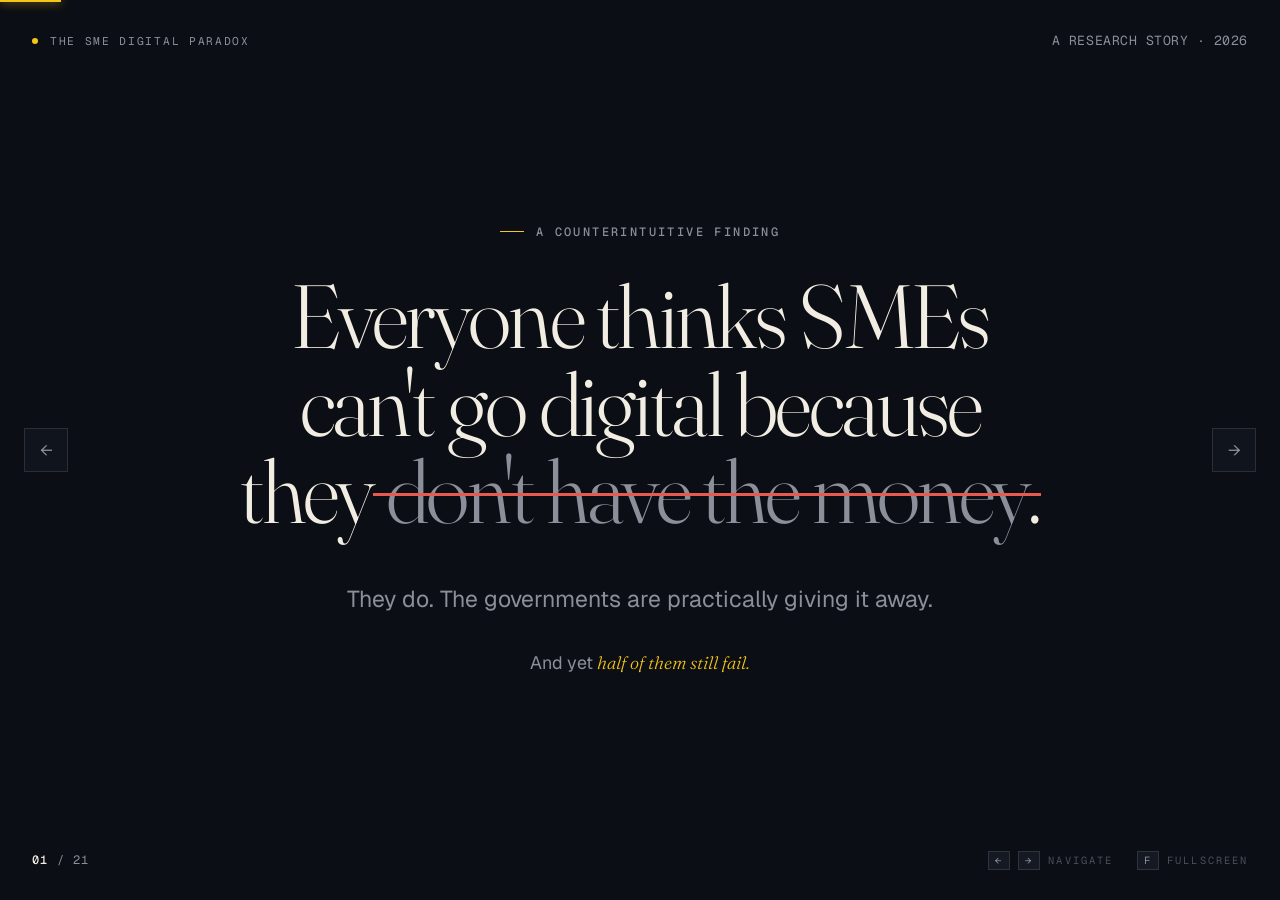
<file: blog/THE SME DIGITAL PARADOX.html>
<!DOCTYPE html>
<html lang="en">
<head>
<meta charset="UTF-8">
<meta name="viewport" content="width=device-width, initial-scale=1.0">
<title>The SME Digital Paradox — A Research Story</title>
<link rel="preconnect" href="https://fonts.googleapis.com">
<link rel="preconnect" href="https://fonts.gstatic.com" crossorigin>
<link href="https://fonts.googleapis.com/css2?family=Fraunces:ital,opsz,wght@0,9..144,300..900;1,9..144,300..900&family=Geist:wght@300;400;500;600;700&family=Geist+Mono:wght@400;500&display=swap" rel="stylesheet">
<style>
:root {
  --bg: #0b0e14;
  --bg-soft: #141923;
  --ink: #f2ede2;
  --ink-mute: #8b8f9a;
  --ink-dim: #4a4f5a;
  --accent: #f5c518;
  --accent-soft: #f5c51822;
  --red: #e85a4f;
  --green: #7dd3a0;
  --grid: rgba(242, 237, 226, 0.04);
  --rule: rgba(242, 237, 226, 0.12);
}

* { margin: 0; padding: 0; box-sizing: border-box; }

html, body {
  height: 100%;
  background: var(--bg);
  color: var(--ink);
  font-family: 'Geist', -apple-system, sans-serif;
  font-weight: 400;
  overflow: hidden;
  -webkit-font-smoothing: antialiased;
}

/* Subtle grid texture */
body::before {
  content: '';
  position: fixed;
  inset: 0;
  background-image:
    linear-gradient(var(--grid) 1px, transparent 1px),
    linear-gradient(90deg, var(--grid) 1px, transparent 1px);
  background-size: 80px 80px;
  pointer-events: none;
  z-index: 0;
}

/* Noise overlay for texture */
body::after {
  content: '';
  position: fixed;
  inset: 0;
  background-image: url("data:image/svg+xml,%3Csvg viewBox='0 0 200 200' xmlns='http://www.w3.org/2000/svg'%3E%3Cfilter id='noiseFilter'%3E%3CfeTurbulence type='fractalNoise' baseFrequency='0.9' numOctaves='3'/%3E%3C/filter%3E%3Crect width='100%25' height='100%25' filter='url(%23noiseFilter)'/%3E%3C/svg%3E");
  opacity: 0.035;
  pointer-events: none;
  z-index: 1;
  mix-blend-mode: overlay;
}

.deck {
  position: relative;
  width: 100vw;
  height: 100vh;
  z-index: 2;
}

.slide {
  position: absolute;
  inset: 0;
  display: flex;
  align-items: center;
  justify-content: center;
  padding: 6vh 8vw;
  opacity: 0;
  pointer-events: none;
  transition: opacity 0.6s cubic-bezier(0.4, 0, 0.2, 1);
}

.slide.active {
  opacity: 1;
  pointer-events: auto;
}

.slide-inner {
  width: 100%;
  max-width: 1400px;
  position: relative;
}

/* Stagger animations on active slide */
.slide.active .stagger > * {
  animation: rise 0.8s cubic-bezier(0.2, 0.8, 0.2, 1) backwards;
}
.slide.active .stagger > *:nth-child(1) { animation-delay: 0.1s; }
.slide.active .stagger > *:nth-child(2) { animation-delay: 0.25s; }
.slide.active .stagger > *:nth-child(3) { animation-delay: 0.4s; }
.slide.active .stagger > *:nth-child(4) { animation-delay: 0.55s; }
.slide.active .stagger > *:nth-child(5) { animation-delay: 0.7s; }
.slide.active .stagger > *:nth-child(6) { animation-delay: 0.85s; }

@keyframes rise {
  from { opacity: 0; transform: translateY(24px); }
  to   { opacity: 1; transform: translateY(0); }
}

@keyframes glow {
  from { text-shadow: 0 0 0px var(--accent-soft); }
  to   { text-shadow: 0 0 40px var(--accent-soft); }
}

/* Typography */
.eyebrow {
  font-family: 'Geist Mono', monospace;
  font-size: 0.75rem;
  font-weight: 500;
  letter-spacing: 0.2em;
  text-transform: uppercase;
  color: var(--ink-mute);
  margin-bottom: 2rem;
  display: flex;
  align-items: center;
  gap: 0.75rem;
}
.eyebrow::before {
  content: '';
  width: 24px;
  height: 1px;
  background: var(--accent);
}

.display {
  font-family: 'Fraunces', serif;
  font-weight: 300;
  font-optical-sizing: auto;
  line-height: 1.02;
  letter-spacing: -0.02em;
}

.headline-xl {
  font-family: 'Fraunces', serif;
  font-weight: 300;
  font-size: clamp(3rem, 7vw, 6.5rem);
  line-height: 0.98;
  letter-spacing: -0.03em;
}

.headline-l {
  font-family: 'Fraunces', serif;
  font-weight: 300;
  font-size: clamp(2.25rem, 4.5vw, 4rem);
  line-height: 1.05;
  letter-spacing: -0.025em;
}

.headline-m {
  font-family: 'Fraunces', serif;
  font-weight: 400;
  font-size: clamp(1.75rem, 3vw, 2.75rem);
  line-height: 1.1;
  letter-spacing: -0.02em;
}

.body-text {
  font-size: clamp(1rem, 1.4vw, 1.25rem);
  line-height: 1.55;
  color: var(--ink-mute);
  max-width: 60ch;
  font-weight: 400;
}

.body-lead {
  font-size: clamp(1.2rem, 1.8vw, 1.6rem);
  line-height: 1.45;
  color: var(--ink);
  max-width: 52ch;
  font-weight: 400;
}

.mono {
  font-family: 'Geist Mono', monospace;
  font-size: 0.82rem;
  color: var(--ink-mute);
  letter-spacing: 0.04em;
}

em.italic {
  font-family: 'Fraunces', serif;
  font-style: italic;
  font-weight: 300;
  color: var(--accent);
}

.yellow { color: var(--accent); }
.red    { color: var(--red); }
.mute   { color: var(--ink-mute); }

/* Number showcase */
.big-number {
  font-family: 'Fraunces', serif;
  font-weight: 300;
  font-size: clamp(6rem, 16vw, 14rem);
  line-height: 0.9;
  letter-spacing: -0.05em;
}

.big-number .unit {
  font-size: 0.4em;
  color: var(--ink-mute);
  font-weight: 400;
  margin-left: 0.1em;
}

/* Timeline graphic */
.timeline {
  border-left: 1px solid var(--rule);
  padding-left: 2rem;
  margin-top: 2rem;
}
.timeline-item {
  position: relative;
  padding: 1rem 0;
  display: grid;
  grid-template-columns: 180px 1fr;
  gap: 2rem;
  align-items: baseline;
}
.timeline-item::before {
  content: '';
  position: absolute;
  left: -2.45rem;
  top: 1.4rem;
  width: 8px;
  height: 8px;
  background: var(--ink-dim);
  border-radius: 50%;
}
.timeline-item.now::before {
  background: var(--accent);
  box-shadow: 0 0 0 4px var(--accent-soft);
}
.timeline-item.past::before {
  background: var(--green);
}
.timeline-item.future::before {
  background: var(--red);
  animation: pulse 2s ease-in-out infinite;
}
@keyframes pulse {
  0%, 100% { opacity: 1; transform: scale(1); }
  50%      { opacity: 0.6; transform: scale(1.3); }
}
.timeline-date {
  font-family: 'Geist Mono', monospace;
  font-size: 0.85rem;
  color: var(--ink-mute);
  letter-spacing: 0.05em;
}
.timeline-label {
  font-family: 'Fraunces', serif;
  font-size: clamp(1.1rem, 1.6vw, 1.4rem);
  font-weight: 400;
  color: var(--ink);
}
.timeline-label .sub {
  display: block;
  font-family: 'Geist', sans-serif;
  font-size: 0.8rem;
  color: var(--ink-mute);
  font-weight: 400;
  margin-top: 0.25rem;
  letter-spacing: 0.02em;
}

/* Bar chart */
.bars {
  display: grid;
  gap: 2.5rem;
  margin-top: 2rem;
}
.bar-row {
  display: grid;
  grid-template-columns: 200px 1fr auto;
  gap: 2rem;
  align-items: center;
}
.bar-label {
  font-family: 'Fraunces', serif;
  font-size: 1.2rem;
  font-weight: 400;
  color: var(--ink);
}
.bar-track {
  height: 6px;
  background: var(--rule);
  position: relative;
  border-radius: 0;
}
.bar-fill {
  height: 100%;
  background: var(--ink-dim);
  transition: width 1.2s cubic-bezier(0.2, 0.8, 0.2, 1);
  width: 0;
}
.slide.active .bar-fill { width: var(--w, 0%); }
.bar-fill.accent { background: var(--accent); }
.bar-fill.red { background: var(--red); }
.bar-value {
  font-family: 'Geist Mono', monospace;
  font-size: 1rem;
  color: var(--ink-mute);
  min-width: 80px;
  text-align: right;
}
.bar-value .big {
  color: var(--ink);
  font-size: 1.3rem;
}

/* Flow diagram */
.flow {
  display: flex;
  align-items: center;
  justify-content: space-between;
  gap: 1rem;
  margin-top: 3rem;
  flex-wrap: wrap;
}
.flow-step {
  flex: 1;
  min-width: 160px;
  padding: 1.5rem 1.25rem;
  border: 1px solid var(--rule);
  text-align: center;
  position: relative;
  background: rgba(20, 25, 35, 0.4);
}
.flow-step.bad { border-color: var(--red); background: rgba(232, 90, 79, 0.05); }
.flow-step-num {
  font-family: 'Geist Mono', monospace;
  font-size: 0.7rem;
  color: var(--ink-mute);
  margin-bottom: 0.75rem;
  letter-spacing: 0.15em;
}
.flow-step-label {
  font-family: 'Fraunces', serif;
  font-size: 1.1rem;
  font-weight: 400;
  line-height: 1.2;
}
.flow-arrow {
  color: var(--ink-dim);
  font-size: 1.5rem;
  font-weight: 300;
}

/* Split layouts */
.split {
  display: grid;
  grid-template-columns: 1fr 1fr;
  gap: 6rem;
  align-items: center;
}
.split-3 {
  display: grid;
  grid-template-columns: 1fr 1fr 1fr;
  gap: 3rem;
}

/* Country comparison */
.countries {
  display: grid;
  grid-template-columns: 1fr 1fr;
  gap: 4rem;
  margin-top: 2rem;
}
.country {
  border-top: 1px solid var(--rule);
  padding-top: 1.5rem;
}
.country-flag {
  font-family: 'Geist Mono', monospace;
  font-size: 0.75rem;
  color: var(--accent);
  letter-spacing: 0.2em;
  margin-bottom: 0.75rem;
}
.country-head {
  font-family: 'Fraunces', serif;
  font-size: 1.5rem;
  font-weight: 400;
  margin-bottom: 1rem;
}

/* Five principles list */
.principles {
  display: grid;
  gap: 0;
  margin-top: 2rem;
}
.principle {
  display: grid;
  grid-template-columns: 80px 1fr;
  gap: 2rem;
  padding: 1.5rem 0;
  border-top: 1px solid var(--rule);
  align-items: start;
}
.principle:last-child { border-bottom: 1px solid var(--rule); }
.principle-num {
  font-family: 'Fraunces', serif;
  font-size: 2.5rem;
  font-weight: 300;
  color: var(--accent);
  line-height: 1;
}
.principle-body h3 {
  font-family: 'Fraunces', serif;
  font-size: 1.4rem;
  font-weight: 400;
  margin-bottom: 0.4rem;
}
.principle-body p {
  font-size: 0.95rem;
  color: var(--ink-mute);
  line-height: 1.5;
  max-width: 60ch;
}

/* Quote */
.quote {
  font-family: 'Fraunces', serif;
  font-style: italic;
  font-weight: 300;
  font-size: clamp(2rem, 4.5vw, 4rem);
  line-height: 1.1;
  letter-spacing: -0.02em;
  position: relative;
  padding-left: 1.5rem;
}
.quote::before {
  content: '';
  position: absolute;
  left: 0;
  top: 0.4em;
  bottom: 0.4em;
  width: 2px;
  background: var(--accent);
}

/* Strike/reveal */
.strike {
  position: relative;
  color: var(--ink-mute);
}
.strike::after {
  content: '';
  position: absolute;
  left: -2%;
  right: -2%;
  top: 52%;
  height: 3px;
  background: var(--red);
  transform: scaleX(0);
  transform-origin: left;
  animation: strike 0.8s cubic-bezier(0.2, 0.8, 0.2, 1) 1s forwards;
}
@keyframes strike {
  to { transform: scaleX(1); }
}

/* Chrome UI */
.chrome-top {
  position: fixed;
  top: 2rem;
  left: 2rem;
  right: 2rem;
  display: flex;
  justify-content: space-between;
  align-items: center;
  z-index: 100;
  font-family: 'Geist Mono', monospace;
  font-size: 0.7rem;
  letter-spacing: 0.15em;
  color: var(--ink-mute);
  text-transform: uppercase;
}
.chrome-brand {
  display: flex;
  align-items: center;
  gap: 0.75rem;
}
.chrome-brand::before {
  content: '';
  width: 6px;
  height: 6px;
  background: var(--accent);
  border-radius: 50%;
}

.chrome-bottom {
  position: fixed;
  bottom: 2rem;
  left: 2rem;
  right: 2rem;
  display: flex;
  justify-content: space-between;
  align-items: center;
  z-index: 100;
}

.progress {
  position: fixed;
  top: 0;
  left: 0;
  height: 2px;
  background: var(--accent);
  transition: width 0.6s cubic-bezier(0.4, 0, 0.2, 1);
  z-index: 200;
  box-shadow: 0 0 10px var(--accent);
}

.counter {
  font-family: 'Geist Mono', monospace;
  font-size: 0.75rem;
  color: var(--ink-mute);
  letter-spacing: 0.1em;
}
.counter .current {
  color: var(--ink);
  font-weight: 500;
}

.nav-hint {
  font-family: 'Geist Mono', monospace;
  font-size: 0.65rem;
  color: var(--ink-dim);
  letter-spacing: 0.2em;
  text-transform: uppercase;
  display: flex;
  gap: 1.5rem;
  align-items: center;
}
.nav-hint kbd {
  font-family: 'Geist Mono', monospace;
  background: var(--bg-soft);
  border: 1px solid var(--rule);
  padding: 2px 6px;
  font-size: 0.65rem;
  color: var(--ink-mute);
}

/* Navigation arrows */
.nav-btn {
  position: fixed;
  top: 50%;
  transform: translateY(-50%);
  width: 44px;
  height: 44px;
  border: 1px solid var(--rule);
  background: rgba(20, 25, 35, 0.6);
  backdrop-filter: blur(10px);
  color: var(--ink-mute);
  cursor: pointer;
  z-index: 100;
  display: flex;
  align-items: center;
  justify-content: center;
  transition: all 0.2s ease;
  font-size: 1rem;
  font-family: inherit;
}
.nav-btn:hover {
  color: var(--ink);
  border-color: var(--accent);
}
.nav-btn.prev { left: 1.5rem; }
.nav-btn.next { right: 1.5rem; }

/* Special slide backgrounds */
.slide[data-tone="dark"] { background: var(--bg); }
.slide[data-tone="accent"] {
  background: var(--bg);
}
.slide[data-tone="accent"] .headline-xl { color: var(--accent); }

/* Centered title slides */
.center { text-align: center; }
.center .body-lead, .center .body-text { margin-left: auto; margin-right: auto; }

/* Act marker */
.act-marker {
  font-family: 'Geist Mono', monospace;
  font-size: 0.7rem;
  letter-spacing: 0.3em;
  color: var(--accent);
  text-transform: uppercase;
  margin-bottom: 1.5rem;
}

/* Blinker */
.blink {
  display: inline-block;
  width: 0.6ch;
  height: 0.9em;
  background: var(--accent);
  vertical-align: baseline;
  animation: blink 1s steps(2) infinite;
  margin-left: 0.1em;
}
@keyframes blink {
  to { opacity: 0; }
}

/* Dotted connector */
.dotted {
  display: block;
  height: 1px;
  background-image: linear-gradient(to right, var(--ink-dim) 50%, transparent 50%);
  background-size: 8px 1px;
  margin: 1.5rem 0;
}

/* Small caps callouts */
.callout {
  display: inline-block;
  font-family: 'Geist Mono', monospace;
  font-size: 0.7rem;
  letter-spacing: 0.18em;
  text-transform: uppercase;
  color: var(--accent);
  padding: 0.4rem 0.8rem;
  border: 1px solid var(--accent);
  margin-bottom: 2rem;
}

/* Bar comparison duo */
.duel {
  display: grid;
  grid-template-columns: 1fr 1fr;
  gap: 3rem;
  margin-top: 3rem;
}
.duel-card {
  padding: 2rem;
  border: 1px solid var(--rule);
  position: relative;
}
.duel-card.good { border-color: var(--green); background: rgba(125, 211, 160, 0.03); }
.duel-card.bad  { border-color: var(--red); background: rgba(232, 90, 79, 0.03); }
.duel-tag {
  font-family: 'Geist Mono', monospace;
  font-size: 0.7rem;
  letter-spacing: 0.15em;
  text-transform: uppercase;
  margin-bottom: 1rem;
}
.duel-card.good .duel-tag { color: var(--green); }
.duel-card.bad .duel-tag { color: var(--red); }
.duel-card h3 {
  font-family: 'Fraunces', serif;
  font-size: 1.6rem;
  font-weight: 400;
  margin-bottom: 1rem;
  line-height: 1.2;
}
.duel-card ul {
  list-style: none;
  display: grid;
  gap: 0.6rem;
}
.duel-card li {
  color: var(--ink-mute);
  font-size: 0.95rem;
  padding-left: 1.25rem;
  position: relative;
  line-height: 1.4;
}
.duel-card li::before {
  content: '—';
  position: absolute;
  left: 0;
  color: var(--ink-dim);
}

/* Compliance bars viz */
.compliance-grid {
  display: grid;
  grid-template-columns: auto 1fr auto;
  gap: 1rem 2rem;
  align-items: center;
  margin-top: 2rem;
}
.comp-label {
  font-family: 'Fraunces', serif;
  font-size: 1.1rem;
}
.comp-track {
  height: 4px;
  background: var(--rule);
  position: relative;
}
.comp-fill {
  height: 100%;
  background: var(--accent);
  width: 0;
  transition: width 1.5s cubic-bezier(0.2, 0.8, 0.2, 1);
}
.slide.active .comp-fill { width: var(--w); }
.comp-date {
  font-family: 'Geist Mono', monospace;
  font-size: 0.8rem;
  color: var(--ink-mute);
  min-width: 110px;
  text-align: right;
}

/* Scrim for endings */
.scrim {
  position: absolute;
  inset: 0;
  background: radial-gradient(circle at center, transparent 0%, var(--bg) 80%);
  pointer-events: none;
}

/* Responsive */
@media (max-width: 880px) {
  .slide { padding: 6vh 6vw; }
  .split, .split-3, .countries, .duel { grid-template-columns: 1fr; gap: 2rem; }
  .bar-row { grid-template-columns: 120px 1fr auto; gap: 1rem; }
  .timeline-item { grid-template-columns: 1fr; gap: 0.25rem; }
  .nav-btn { display: none; }
  .chrome-top, .chrome-bottom { left: 1rem; right: 1rem; }
}

/* Print */
@media print {
  .chrome-top, .chrome-bottom, .nav-btn, .progress { display: none; }
  .slide { position: relative; opacity: 1; page-break-after: always; height: 100vh; }
  body::before, body::after { display: none; }
}
</style>
</head>
<body>

<div class="progress" id="progress" style="width: 0%"></div>

<div class="chrome-top">
  <div class="chrome-brand">THE SME DIGITAL PARADOX</div>
  <div class="mono">A RESEARCH STORY · 2026</div>
</div>

<div class="chrome-bottom">
  <div class="counter"><span class="current" id="counter-current">01</span> / <span id="counter-total">21</span></div>
  <div class="nav-hint">
    <span><kbd>←</kbd> <kbd>→</kbd> NAVIGATE</span>
    <span><kbd>F</kbd> FULLSCREEN</span>
  </div>
</div>

<button class="nav-btn prev" id="btn-prev" aria-label="Previous">←</button>
<button class="nav-btn next" id="btn-next" aria-label="Next">→</button>

<div class="deck" id="deck">

  <!-- SLIDE 1 — HOOK -->
  <section class="slide active" data-tone="dark">
    <div class="slide-inner center">
      <div class="stagger">
        <div class="eyebrow" style="justify-content:center">A Counterintuitive Finding</div>
        <h1 class="headline-xl">Everyone thinks SMEs<br>can't go digital because<br>they <span class="strike">don't have the money</span>.</h1>
        <p class="body-lead mute" style="margin-top:3rem">They do. The governments are practically giving it away.</p>
        <p class="body-text" style="margin-top:2rem">And yet <em class="italic">half of them still fail.</em></p>
      </div>
    </div>
  </section>

  <!-- SLIDE 2 — THE QUESTION -->
  <section class="slide">
    <div class="slide-inner">
      <div class="stagger">
        <div class="act-marker">Act I — The Setup</div>
        <h2 class="headline-l">So if money isn't the<br>problem…<span class="yellow italic">  what is?</span></h2>
        <div class="dotted"></div>
        <p class="body-lead mute">This is the story of 600,000 Singaporean and Malaysian SMEs facing a deadline they can't outrun — and what actually determines whether they make it across.</p>
      </div>
    </div>
  </section>

  <!-- SLIDE 3 — THE FORCING FUNCTION -->
  <section class="slide">
    <div class="slide-inner">
      <div class="stagger">
        <div class="eyebrow">The Compliance Cliff</div>
        <h2 class="headline-l">Two governments just<br>rewrote the rules.</h2>
        <p class="body-lead mute" style="margin-top:2.5rem;max-width:56ch">PDF invoices by email — the way most SMEs have operated for twenty years — are about to become <em class="italic">illegal</em>.</p>
        <p class="mono" style="margin-top:2rem">LHDN MyInvois · IRAS InvoiceNow · Peppol 5-corner model</p>
      </div>
    </div>
  </section>

  <!-- SLIDE 4 — MALAYSIA TIMELINE -->
  <section class="slide">
    <div class="slide-inner">
      <div class="stagger">
        <div class="eyebrow">Malaysia · LHDN MyInvois</div>
        <h2 class="headline-m">The deadlines that already passed — and the one that hasn't.</h2>
        <div class="timeline" style="margin-top:3rem">
          <div class="timeline-item past">
            <div class="timeline-date">AUG · 2024</div>
            <div class="timeline-label">Phase 1: &gt; RM 100M turnover<span class="sub">Large corporations · complete</span></div>
          </div>
          <div class="timeline-item past">
            <div class="timeline-date">JAN · 2025</div>
            <div class="timeline-label">Phase 2: RM 25M – RM 100M<span class="sub">Upper mid-market · complete</span></div>
          </div>
          <div class="timeline-item now">
            <div class="timeline-date">JUL · 2025</div>
            <div class="timeline-label">Phase 3: RM 5M – RM 25M<span class="sub">Mid-market · live</span></div>
          </div>
          <div class="timeline-item future">
            <div class="timeline-date">JAN · 2026</div>
            <div class="timeline-label">Phase 4: RM 1M – RM 5M<span class="sub">Small business · deadline with 6-month soft-landing</span></div>
          </div>
        </div>
        <p class="mono" style="margin-top:2rem;color:var(--red)">Penalties: RM 200 – RM 20,000 per invoice · up to 6 months imprisonment</p>
      </div>
    </div>
  </section>

  <!-- SLIDE 5 — SINGAPORE TIMELINE -->
  <section class="slide">
    <div class="slide-inner">
      <div class="stagger">
        <div class="eyebrow">Singapore · IRAS InvoiceNow</div>
        <h2 class="headline-m">Singapore's path is slower —<br>but no less inevitable.</h2>
        <div class="timeline" style="margin-top:3rem">
          <div class="timeline-item past">
            <div class="timeline-date">MAY · 2025</div>
            <div class="timeline-label">Soft launch<span class="sub">Voluntary onboarding open</span></div>
          </div>
          <div class="timeline-item past">
            <div class="timeline-date">NOV · 2025</div>
            <div class="timeline-label">New voluntary GST registrants<span class="sub">Compulsory</span></div>
          </div>
          <div class="timeline-item future">
            <div class="timeline-date">APR · 2026</div>
            <div class="timeline-label">All new voluntary registrants<span class="sub">Mandatory</span></div>
          </div>
          <div class="timeline-item future">
            <div class="timeline-date">APR · 2031</div>
            <div class="timeline-label">Every GST-registered business<span class="sub">Full phase-in · no exceptions</span></div>
          </div>
        </div>
      </div>
    </div>
  </section>

  <!-- SLIDE 6 — THE OBVIOUS ANSWER -->
  <section class="slide">
    <div class="slide-inner center">
      <div class="stagger">
        <div class="act-marker">Act II — The Obvious Answer</div>
        <h2 class="headline-l">So SMEs do what<br>everyone tells them to do.</h2>
        <p class="body-lead mute" style="margin-top:3rem">They pick a vendor. Swipe the grant. Implement the system.</p>
        <p class="display italic" style="font-size:clamp(1.2rem, 2vw, 1.8rem); color:var(--accent); margin-top:2rem">Problem solved, right?</p>
      </div>
    </div>
  </section>

  <!-- SLIDE 7 — THE GRANT MATH -->
  <section class="slide">
    <div class="slide-inner">
      <div class="stagger">
        <div class="eyebrow">The Subsidy Landscape</div>
        <h2 class="headline-m">Governments are underwriting<br>the transition. Generously.</h2>
        <div class="countries" style="margin-top:3rem">
          <div class="country">
            <div class="country-flag">🇲🇾  MALAYSIA</div>
            <div class="country-head">Industry4WRD Fund</div>
            <p class="body-text">70:30 matching up to <span class="yellow">RM 500,000</span>. Plus RM 50,000/year tax deduction on e-invoicing setup. Plus accelerated capital allowance.</p>
          </div>
          <div class="country">
            <div class="country-flag">🇸🇬  SINGAPORE</div>
            <div class="country-head">PSG + EDG</div>
            <p class="body-text">Up to <span class="yellow">50%</span> of qualifying cost under PSG. Up to 50% under EDG (70% for sustainability). Plus InvoiceNow adoption grants.</p>
          </div>
        </div>
        <p class="mono" style="margin-top:3rem">Money is not the constraint.</p>
      </div>
    </div>
  </section>

  <!-- SLIDE 8 — THE BIG REVEAL -->
  <section class="slide" data-tone="accent">
    <div class="slide-inner center">
      <div class="stagger">
        <div class="eyebrow" style="justify-content:center">Panorama Consulting · 2025 Benchmark</div>
        <div class="big-number yellow" style="margin:1rem auto"><span>50</span><span class="unit">%</span></div>
        <p class="body-lead">of ERP implementations <em class="italic">fail on first attempt</em>.</p>
        <p class="body-text" style="margin-top:2rem">More than half exceed their budget. The average implementation costs US$450,000.</p>
      </div>
    </div>
  </section>

  <!-- SLIDE 9 — WHY THEY FAIL -->
  <section class="slide">
    <div class="slide-inner">
      <div class="stagger">
        <div class="eyebrow">Top Causes of Budget Overrun</div>
        <h2 class="headline-m">And the reasons are the<br>same ones, every time.</h2>
        <div class="bars" style="margin-top:3rem">
          <div class="bar-row">
            <div class="bar-label">Under-staffing</div>
            <div class="bar-track"><div class="bar-fill red" style="--w:76%"></div></div>
            <div class="bar-value"><span class="big">38</span>%</div>
          </div>
          <div class="bar-row">
            <div class="bar-label">Scope creep</div>
            <div class="bar-track"><div class="bar-fill red" style="--w:70%"></div></div>
            <div class="bar-value"><span class="big">35</span>%</div>
          </div>
          <div class="bar-row">
            <div class="bar-label">Data / technical</div>
            <div class="bar-track"><div class="bar-fill red" style="--w:68%"></div></div>
            <div class="bar-value"><span class="big">34</span>%</div>
          </div>
        </div>
        <p class="body-text" style="margin-top:3rem">Gartner 2023: <span class="yellow">55–75%</span> of failed ERP projects under-invested in training.</p>
      </div>
    </div>
  </section>

  <!-- SLIDE 10 — THE MALAYSIA STUDY -->
  <section class="slide">
    <div class="slide-inner">
      <div class="stagger">
        <div class="act-marker">Act III — The Investigation</div>
        <h2 class="headline-l">In 2025, researchers studied<br>506 Malaysian manufacturers.</h2>
        <p class="body-lead mute" style="margin-top:2.5rem">They scored each one across the four dimensions of Industry 4.0 readiness — on a scale of 0 to 4.</p>
        <p class="body-text" style="margin-top:2rem">What they found should have been obvious. It wasn't.</p>
      </div>
    </div>
  </section>

  <!-- SLIDE 11 — THE BAR CHART REVEAL -->
  <section class="slide">
    <div class="slide-inner">
      <div class="stagger">
        <div class="eyebrow">Industry4WRD Readiness Scores · n = 506</div>
        <h2 class="headline-m">The owners were ready.<br>The workforce was not.</h2>
        <div class="bars" style="margin-top:3rem">
          <div class="bar-row">
            <div class="bar-label">Leadership</div>
            <div class="bar-track"><div class="bar-fill accent" style="--w:20.25%"></div></div>
            <div class="bar-value"><span class="big">0.81</span> / 4</div>
          </div>
          <div class="bar-row">
            <div class="bar-label">Workforce</div>
            <div class="bar-track"><div class="bar-fill red" style="--w:8.75%"></div></div>
            <div class="bar-value"><span class="big">0.35</span> / 4</div>
          </div>
        </div>
        <p class="body-text" style="margin-top:3rem;max-width:60ch">Every failure pattern in the Panorama data — under-staffing, scope creep, data quality — is a symptom of the same underlying disease.</p>
      </div>
    </div>
  </section>

  <!-- SLIDE 12 — THE PATTERN -->
  <section class="slide">
    <div class="slide-inner">
      <div class="stagger">
        <div class="eyebrow">The Recurring Sequence</div>
        <h2 class="headline-m">Consultants across both countries<br>describe the same story.</h2>
        <div class="flow">
          <div class="flow-step">
            <div class="flow-step-num">01</div>
            <div class="flow-step-label">SME outgrows Excel</div>
          </div>
          <div class="flow-arrow">→</div>
          <div class="flow-step">
            <div class="flow-step-num">02</div>
            <div class="flow-step-label">Adopts rigid standard ERP</div>
          </div>
          <div class="flow-arrow">→</div>
          <div class="flow-step bad">
            <div class="flow-step-num">03</div>
            <div class="flow-step-label">System can't match informal workflows</div>
          </div>
          <div class="flow-arrow">→</div>
          <div class="flow-step bad">
            <div class="flow-step-num">04</div>
            <div class="flow-step-label">Staff build side-records and workarounds</div>
          </div>
          <div class="flow-arrow">→</div>
          <div class="flow-step bad">
            <div class="flow-step-num">05</div>
            <div class="flow-step-label">Dual system quietly eats the ROI</div>
          </div>
        </div>
        <p class="body-text" style="margin-top:3rem">The grant was claimed. The system was installed. The work didn't change.</p>
      </div>
    </div>
  </section>

  <!-- SLIDE 13 — THE PIVOT QUOTE -->
  <section class="slide" data-tone="accent">
    <div class="slide-inner">
      <div class="stagger">
        <div class="act-marker">Act IV — The Revelation</div>
        <blockquote class="quote" style="margin-top:2rem">
          Owners want to transform<br>
          <span class="yellow">faster than their organizations</span><br>
          can absorb the change.
        </blockquote>
        <p class="mono" style="margin-top:3rem;margin-left:1.5rem">— The pattern hidden in the Industry4WRD data</p>
      </div>
    </div>
  </section>

  <!-- SLIDE 14 — THE COUNTERINTUITIVE CLAIM -->
  <section class="slide" data-tone="dark">
    <div class="slide-inner center">
      <div class="stagger">
        <div class="callout">The Finding</div>
        <h2 class="headline-xl">
          The grants aren't<br>the bottleneck.<br>
          <em class="italic" style="color:var(--accent)">Process readiness is.</em>
        </h2>
        <p class="body-lead mute" style="margin-top:3rem">You can pour half a million ringgit into an SME that hasn't decided how it wants to operate — and watch it produce nothing but a more expensive version of chaos.</p>
      </div>
    </div>
  </section>

  <!-- SLIDE 15 — THE TROJAN HORSE -->
  <section class="slide">
    <div class="slide-inner">
      <div class="stagger">
        <div class="eyebrow">Reframing the Mandate</div>
        <h2 class="headline-l">So here's the insight<br>most SMEs will miss.</h2>
        <div class="split" style="margin-top:3.5rem">
          <div>
            <div class="mono yellow" style="margin-bottom:1rem">WHAT IT LOOKS LIKE</div>
            <p class="body-lead">E-invoicing compliance is a tax rule.</p>
          </div>
          <div>
            <div class="mono yellow" style="margin-bottom:1rem">WHAT IT ACTUALLY IS</div>
            <p class="body-lead">A <em class="italic">Trojan horse</em> for the operational redesign you've been avoiding for a decade.</p>
          </div>
        </div>
        <p class="body-text" style="margin-top:3rem;max-width:60ch">Treat it as IT procurement, and you'll be in the 50% that fail. Treat it as an excuse to clean up workflows, master data, and accountability — and you'll extract real productivity gains the consultants can't sell you.</p>
      </div>
    </div>
  </section>

  <!-- SLIDE 16 — FIVE PATTERNS -->
  <section class="slide">
    <div class="slide-inner">
      <div class="stagger">
        <div class="act-marker">Act V — The Playbook</div>
        <h2 class="headline-l">Five things that separate<br>the winners from the rest.</h2>
      </div>
    </div>
  </section>

  <!-- SLIDE 17 — FIVE PATTERNS LIST -->
  <section class="slide">
    <div class="slide-inner">
      <div class="stagger">
        <div class="eyebrow">What Actually Works</div>
        <div class="principles">
          <div class="principle">
            <div class="principle-num">01</div>
            <div class="principle-body">
              <h3>Map workflows <em class="italic">before</em> selecting software</h3>
              <p>A 4–8 week process mapping exercise prevents the customization debt that silently breaks every future upgrade.</p>
            </div>
          </div>
          <div class="principle">
            <div class="principle-num">02</div>
            <div class="principle-body">
              <h3>Treat e-invoicing as the forcing function — not the goal</h3>
              <p>Compliance is the easiest ROI story to tell. It's also the shallowest. Inventory, CRM, and cash-flow integration are where the real value lives.</p>
            </div>
          </div>
          <div class="principle">
            <div class="principle-num">03</div>
            <div class="principle-body">
              <h3>Spend 15–20% of budget on training</h3>
              <p>Across every benchmark in the data, this is the single strongest predictor of success. Gartner says 55–75% of failed projects under-invested here.</p>
            </div>
          </div>
          <div class="principle">
            <div class="principle-num">04</div>
            <div class="principle-body">
              <h3>Phase the rollout. Hold a 20–25% contingency.</h3>
              <p>Scope creep drives 35% of overruns. Big-bang go-lives are the implementation equivalent of a coin flip.</p>
            </div>
          </div>
          <div class="principle">
            <div class="principle-num">05</div>
            <div class="principle-body">
              <h3>Stack the grants strategically</h3>
              <p>MY: pair RM50,000/yr e-invoicing deduction with accelerated capital allowance. SG: PSG for accounting core, EDG for custom integration with a TR-43 certified consultant.</p>
            </div>
          </div>
        </div>
      </div>
    </div>
  </section>

  <!-- SLIDE 18 — THE TWO PATHS -->
  <section class="slide">
    <div class="slide-inner">
      <div class="stagger">
        <div class="eyebrow">Two SMEs. Same Deadline. Different Outcomes.</div>
        <h2 class="headline-m">The choice isn't which software.<br>It's which path.</h2>
        <div class="duel">
          <div class="duel-card bad">
            <div class="duel-tag">Path A · IT procurement</div>
            <h3>Fast start, slow collapse</h3>
            <ul>
              <li>Claim the grant. Buy the software.</li>
              <li>Skip process mapping.</li>
              <li>Big-bang go-live on the deadline.</li>
              <li>Staff quietly keep Excel open.</li>
              <li>Five years later: another transformation project.</li>
            </ul>
          </div>
          <div class="duel-card good">
            <div class="duel-tag">Path B · Operational redesign</div>
            <h3>Slow start, compounding returns</h3>
            <ul>
              <li>Map the current-state workflows honestly.</li>
              <li>Clean the master data <em>before</em> anything is installed.</li>
              <li>Phase deployment. Train 15–20% of budget.</li>
              <li>Compliance arrives as a byproduct.</li>
              <li>The system becomes the operating layer, not a tax.</li>
            </ul>
          </div>
        </div>
      </div>
    </div>
  </section>

  <!-- SLIDE 19 — WHO WINS -->
  <section class="slide">
    <div class="slide-inner">
      <div class="stagger">
        <div class="eyebrow">Who's Best Positioned in This Cycle</div>
        <h2 class="headline-m">Not the global giants.<br>The locally embedded incumbents.</h2>
        <div class="split-3" style="margin-top:3rem">
          <div>
            <div class="mono yellow" style="margin-bottom:1rem">🇲🇾  MALAYSIA</div>
            <p class="headline-m" style="font-size:1.4rem;font-weight:400">AutoCount · SQL Account · Bukku</p>
            <p class="body-text" style="margin-top:1rem;font-size:0.9rem">240K+ businesses · 600K+ users · native LHDN integration</p>
          </div>
          <div>
            <div class="mono yellow" style="margin-bottom:1rem">🇸🇬  SINGAPORE</div>
            <p class="headline-m" style="font-size:1.4rem;font-weight:400">Xero · Deskera · Synergix</p>
            <p class="body-text" style="margin-top:1rem;font-size:0.9rem">IMDA PSG pre-approved · InvoiceNow-Ready · Peppol certified</p>
          </div>
          <div>
            <div class="mono yellow" style="margin-bottom:1rem">SURROUNDING LAYER</div>
            <p class="headline-m" style="font-size:1.4rem;font-weight:400">Low-code orchestration</p>
            <p class="body-text" style="margin-top:1rem;font-size:0.9rem">Gartner: 70% of new enterprise apps by 2026 · extends instead of replaces</p>
          </div>
        </div>
        <p class="body-text" style="margin-top:3rem;max-width:60ch">At the SME tier, compliance integration matters more than feature breadth. The vendors who understood the local regulator first have a ten-year head start.</p>
      </div>
    </div>
  </section>

  <!-- SLIDE 20 — THE TAKE -->
  <section class="slide" data-tone="accent">
    <div class="slide-inner">
      <div class="stagger">
        <div class="eyebrow">The Take</div>
        <h2 class="headline-l">ERP adoption isn't rising.<br>The decision timeline<br>just <em class="italic" style="color:var(--accent)">collapsed</em>.</h2>
        <p class="body-lead mute" style="margin-top:2.5rem;max-width:54ch">"Eventually" became "within 18 months." Spreadsheets can't survive the transition. Neither can SMEs that treat this as a software purchase instead of an operational one.</p>
      </div>
    </div>
  </section>

  <!-- SLIDE 21 — THE CLOSING -->
  <section class="slide" data-tone="dark">
    <div class="slide-inner center">
      <div class="stagger">
        <div class="eyebrow" style="justify-content:center">One Question</div>
        <h2 class="headline-xl" style="font-style:italic;font-weight:300">
          Is your next 18 months<br>a compliance project<br>— or a redesign?
        </h2>
        <div class="dotted" style="max-width:200px;margin:3rem auto"></div>
        <p class="mono" style="color:var(--ink-mute)">END · RESEARCH NOTES 2026-04-22 · SG + MY</p>
      </div>
    </div>
  </section>

</div>

<script>
const slides = document.querySelectorAll('.slide');
const total  = slides.length;
const progress = document.getElementById('progress');
const counterCurrent = document.getElementById('counter-current');
const counterTotal = document.getElementById('counter-total');
const btnPrev = document.getElementById('btn-prev');
const btnNext = document.getElementById('btn-next');

counterTotal.textContent = String(total).padStart(2, '0');

let current = 0;

function show(index) {
  index = Math.max(0, Math.min(total - 1, index));
  slides.forEach((s, i) => s.classList.toggle('active', i === index));
  current = index;
  progress.style.width = ((index + 1) / total * 100) + '%';
  counterCurrent.textContent = String(index + 1).padStart(2, '0');
  // Update URL hash silently
  history.replaceState(null, '', '#' + (index + 1));
}

function next() { show(current + 1); }
function prev() { show(current - 1); }

// Keyboard
document.addEventListener('keydown', (e) => {
  if (e.key === 'ArrowRight' || e.key === ' ' || e.key === 'PageDown') { e.preventDefault(); next(); }
  else if (e.key === 'ArrowLeft' || e.key === 'PageUp') { e.preventDefault(); prev(); }
  else if (e.key === 'Home') { e.preventDefault(); show(0); }
  else if (e.key === 'End') { e.preventDefault(); show(total - 1); }
  else if (e.key === 'f' || e.key === 'F') {
    if (!document.fullscreenElement) document.documentElement.requestFullscreen();
    else document.exitFullscreen();
  }
});

btnNext.addEventListener('click', next);
btnPrev.addEventListener('click', prev);

// Swipe support
let touchStartX = 0;
document.addEventListener('touchstart', (e) => { touchStartX = e.changedTouches[0].screenX; }, { passive: true });
document.addEventListener('touchend', (e) => {
  const dx = e.changedTouches[0].screenX - touchStartX;
  if (Math.abs(dx) > 50) { dx < 0 ? next() : prev(); }
}, { passive: true });

// Deep link via hash
const hashIndex = parseInt(window.location.hash.slice(1));
if (!isNaN(hashIndex) && hashIndex >= 1 && hashIndex <= total) show(hashIndex - 1);
else show(0);
</script>
</body>
</html>
</file>
